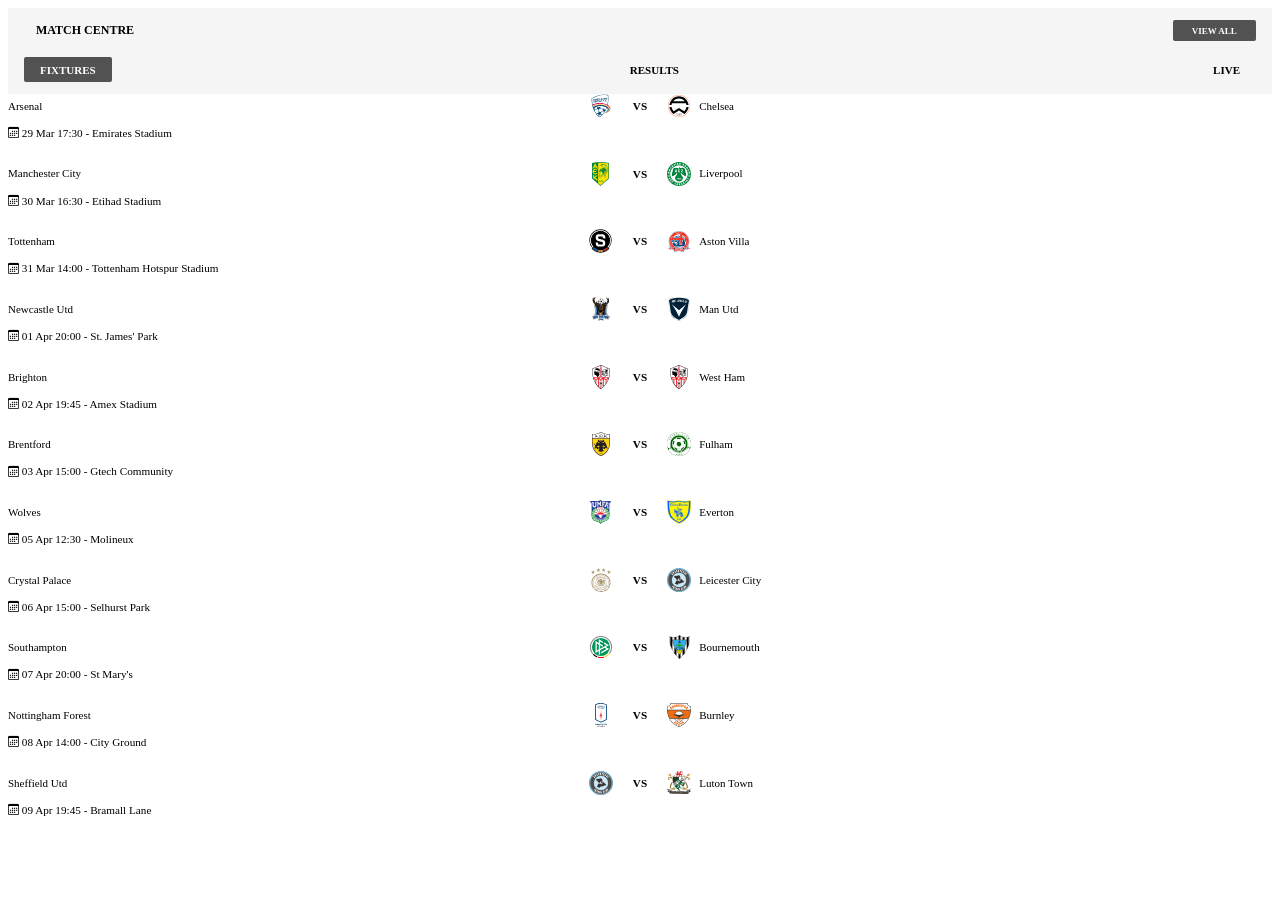
<file: text.html>
<!DOCTYPE html>
<html lang="en">
<head>
    <meta charset="UTF-8">
    <meta name="viewport" content="width=device-width, initial-scale=1.0">
    <title>Match Centre – Fixed Logo Alignment</title>
    <link rel="stylesheet" href="https://cdn.jsdelivr.net/npm/bootstrap-icons@1.11.3/font/bootstrap-icons.min.css">
    <style>
        /* ====== Your original CSS (with only the necessary changes below) ====== */
        /* right column (scrollable inverted) – scrollbar hidden */
        .scrollable-card.inverted-right {
          background-color: var(--off-white) !important;
          color: var(--pure-black) !important;
          border: 1px solid var(--off-white) !important;
          scrollbar-width: none;
          -ms-overflow-style: none;
          overflow-y: auto;
          overflow-x: hidden;
          position: relative;
          width: 100%;
          box-sizing: border-box;
        }
        .scrollable-card.inverted-right::-webkit-scrollbar {
          display: none;
        }
        .scrollable-card.inverted-right .matchcentre-header {
          display: flex;
          justify-content: space-between;
          align-items: center;
          margin-bottom: 1rem;
        }
        .scrollable-card.inverted-right .matchcentre-header h5 {
          font-family: var(--font-mont);
          font-weight: 700;
          font-size: 12px;
          margin: 0;
          border-left: 4px solid var(--pure-black);
          padding-left: 0.75rem;
          text-transform: uppercase;
        }
        .scrollable-card.inverted-right .btn-view-all {
          background: #525252 !important;
          color: white !important;
          border: none;
          border-radius: 2px !important;
          padding: 0.35rem 1.2rem;
          font-size: 9px;
          font-weight: 400;
          text-decoration: none;
          font-family: var(--font-mont);
          text-transform: uppercase;
        }
        .matchcentre-topbar {
          position: sticky;
          top: 0;
          background: var(--off-white) !important;
          background-color: #f5f5f5 !important;
          z-index: 1060 !important;
          width: 100%;
          padding: 0.75rem 1rem;
          margin: 0;
          isolation: isolate;
          background-clip: border-box;
          box-sizing: border-box;
        }

        /* Header styling */
        .matchcentre-header {
          display: flex;
          justify-content: space-between;
          align-items: center;
          margin-bottom: 1rem;
          gap: 3rem;
          border: none;
        }

        /* Tabs styling */
        .matchcentre-tabs {
          display: flex;
          gap: 2.3rem;
          border: none;
          justify-content: space-between;
        }

        .matchcentre-tab {
          font-size: 11px;
          font-weight: 700;
          text-transform: uppercase;
          padding: 0.4rem 1rem;
          border-radius: 2px !important;
          background: transparent;
          color: var(--pure-black);
          cursor: pointer;
          border: none;
          font-family: var(--font-mont);
        }
        .matchcentre-tab:hover {
          background-color: #525252;
          color: #ffffff;
        }
        .matchcentre-tab a {
          text-decoration: none;
          color: inherit;
        }
        .matchcentre-tab.active {
          background: #525252 !important;
          color: white !important;
        }

        /* Results / Live group styling */
        .results-group {
          margin-bottom: 1.75rem;
        }
        .results-group h6 {
          font-size: 0.85rem;
          font-weight: 700;
          text-transform: uppercase;
          letter-spacing: 0.5px;
          border-left: 3px solid var(--pure-black);
          padding-left: 0.5rem;
          margin-bottom: 0.75rem;
          color: var(--charcoal);
        }
        .results-match {
          margin-bottom: 1rem;
          padding-bottom: 0.5rem;
          border-bottom: 1px solid var(--light-gray);
        }
        .results-match .match-teams {
          margin-bottom: 0.25rem;
        }
        .results-match .match-info {
          font-size: 0.7rem;
          color: var(--dark-gray);
          padding-left: 0;
          text-align: left;
          margin-top: 0.5rem;
        }
        .results-match .vs-badge {
          font-weight: 700;
          background: transparent;
          color: var(--dark-gray);
        }
        .live-badge-sm {
          background: var(--dark-gray);
          color: var(--pure-white);
          font-size: 0.6rem;
          padding: 0.1rem 0.4rem;
          border-radius: 4px;
          margin-right: 0.5rem;
          display: inline-block;
        }
        /* end of Results/ Live group styling */

        /* Team name – allow wrapping */
        .team-name {
          font-size: 11px;
          font-family: var(--font-mont);
          font-weight: 400;
          color: var(--pure-black);
          white-space: normal;
          word-break: break-word;
          line-height: 1.3;
          width: auto;
          max-width: none;
          overflow: visible;
          text-overflow: clip;
        }
        .match-item {
          margin-bottom: 1.25rem;
        }

        /* ===== UPDATED CSS: fixed logo position regardless of name length ===== */
        .match-teams {
          display: grid;
          grid-template-columns: 1fr auto 1fr;
          align-items: center;
          gap: 0.5rem;
        }

        /* Left block: name on left, logo on right (fixed 24px width) */
        .team-block.left {
          display: grid;
          grid-template-columns: 1fr auto;
          gap: 0.5rem;
          align-items: center;
          justify-content: flex-start;
          min-width: 0;
        }
        /* Right block: logo on left (fixed 24px width), name on right */
        .team-block.right {
          display: grid;
          grid-template-columns: auto 1fr;
          gap: 0.5rem;
          align-items: center;
          justify-content: flex-end;
          min-width: 0;
        }

        .team-logo {
          width: 24px;
          height: 24px;
          border-radius: 0;
          overflow: hidden;
          flex-shrink: 0;
          background-color: transparent;
          display: flex;
          align-items: center;
          justify-content: center;
        }
        .team-logo img {
          width: 100%;
          height: 100%;
          object-fit: contain;
          display: block;
        }
        .vs-badge {
          font-size: 0.7rem;
          font-weight: 700;
          color: var(--dark-gray);
          text-transform: uppercase;
          margin: 0;
          padding: 0 0.75rem;
          flex-shrink: 0;
          text-align: center;
        }
        .match-info {
          font-size: 0.7rem;
          color: var(--dark-gray);
          margin-top: 0.5rem;
          padding-left: 0;
          line-height: 1.4;
          text-align: left;
        }
    </style>
</head>
<body>
    <div class="right-col-flex">
        <div class="scrollable-card inverted-right">
            <div class="matchcentre-topbar">
                <div class="matchcentre-header">
                    <h5>MATCH CENTRE</h5>
                    <a href="./pages/fixtures.html" class="btn-view-all"><strong>VIEW ALL</strong></a>
                </div>
                <div class="matchcentre-tabs">
                    <span class="matchcentre-tab active" data-tab="fixtures">FIXTURES</span>
                    <span class="matchcentre-tab" data-tab="results">RESULTS</span>
                    <span class="matchcentre-tab" data-tab="live">LIVE</span>
                </div>
            </div>

            <div class="match-date-group">
                <!-- All your original match items remain unchanged -->
                <div class="match-item">
                    <div class="match-teams">
                        <div class="team-block left">
                            <span class="team-name">Arsenal</span>
                            <span class="team-logo"><img src="./football-logos/australia_adelaide-united.football-logos.cc.svg" alt="arsenal"></span>
                        </div>
                        <span class="vs-badge">VS</span>
                        <div class="team-block right">
                            <span class="team-logo"><img src="./football-logos/austria_admira.football-logos.cc.svg" alt="chelsea"></span>
                            <span class="team-name">Chelsea</span>
                        </div>
                    </div>
                    <div class="match-info">
                        <i class="bi bi-calendar3"></i> 29 Mar 17:30 - Emirates Stadium
                    </div>
                </div>
                <div class="match-item">
                    <div class="match-teams">
                        <div class="team-block left">
                            <span class="team-name">Manchester City</span>
                            <span class="team-logo"><img src="./football-logos/cyprus_aek-larnaca.football-logos.cc.svg" alt="city"></span>
                        </div>
                        <span class="vs-badge">VS</span>
                        <div class="team-block right">
                            <span class="team-logo"><img src="./football-logos/cyprus_aez.football-logos.cc.svg" alt="liverpool"></span>
                            <span class="team-name">Liverpool</span>
                        </div>
                    </div>
                    <div class="match-info">
                        <i class="bi bi-calendar3"></i> 30 Mar 16:30 - Etihad Stadium
                    </div>
                </div>
                <div class="match-item">
                    <div class="match-teams">
                        <div class="team-block left">
                            <span class="team-name">Tottenham</span>
                            <span class="team-logo"><img src="./football-logos/czech-republic_sparta-praha.football-logos.cc.svg" alt="spurs"></span>
                        </div>
                        <span class="vs-badge">VS</span>
                        <div class="team-block right">
                            <span class="team-logo"><img src="./football-logos/england_afc-fylde.football-logos.cc.svg" alt="villa"></span>
                            <span class="team-name">Aston Villa</span>
                        </div>
                    </div>
                    <div class="match-info">
                        <i class="bi bi-calendar3"></i> 31 Mar 14:00 - Tottenham Hotspur Stadium
                    </div>
                </div>
                <div class="match-item">
                    <div class="match-teams">
                        <div class="team-block left">
                            <span class="team-name">Newcastle Utd</span>
                            <span class="team-logo"><img src="./football-logos/england_afc-totton.football-logos.cc.svg" alt="newcastle"></span>
                        </div>
                        <span class="vs-badge">VS</span>
                        <div class="team-block right">
                            <span class="team-logo"><img src="./football-logos/finland_oulu.football-logos.cc.svg" alt="manutd"></span>
                            <span class="team-name">Man Utd</span>
                        </div>
                    </div>
                    <div class="match-info">
                        <i class="bi bi-calendar3"></i> 01 Apr 20:00 - St. James' Park
                    </div>
                </div>
                <div class="match-item">
                    <div class="match-teams">
                        <div class="team-block left">
                            <span class="team-name">Brighton</span>
                            <span class="team-logo"><img src="./football-logos/france_ajaccio.football-logos.cc.svg" alt="brighton"></span>
                        </div>
                        <span class="vs-badge">VS</span>
                        <div class="team-block right">
                            <span class="team-logo"><img src="./football-logos/france_ajaccio.football-logos.cc.svg" alt="westham"></span>
                            <span class="team-name">West Ham</span>
                        </div>
                    </div>
                    <div class="match-info">
                        <i class="bi bi-calendar3"></i> 02 Apr 19:45 - Amex Stadium
                    </div>
                </div>
                <div class="match-item">
                    <div class="match-teams">
                        <div class="team-block left">
                            <span class="team-name">Brentford</span>
                            <span class="team-logo"><img src="./football-logos/greece_aek-athens.football-logos.cc.svg" alt="brentford"></span>
                        </div>
                        <span class="vs-badge">VS</span>
                        <div class="team-block right">
                            <span class="team-logo"><img src="./football-logos/hungary_ajka-fc.football-logos.cc.svg" alt="fulham"></span>
                            <span class="team-name">Fulham</span>
                        </div>
                    </div>
                    <div class="match-info">
                        <i class="bi bi-calendar3"></i> 03 Apr 15:00 - Gtech Community
                    </div>
                </div>
                <div class="match-item">
                    <div class="match-teams">
                        <div class="team-block left">
                            <span class="team-name">Wolves</span>
                            <span class="team-logo"><img src="./football-logos/iceland_afturelding.football-logos.cc.svg" alt="wolves"></span>
                        </div>
                        <span class="vs-badge">VS</span>
                        <div class="team-block right">
                            <span class="team-logo"><img src="./football-logos/italy_chievo.football-logos.cc.svg" alt="everton"></span>
                            <span class="team-name">Everton</span>
                        </div>
                    </div>
                    <div class="match-info">
                        <i class="bi bi-calendar3"></i> 05 Apr 12:30 - Molineux
                    </div>
                </div>
                <div class="match-item">
                    <div class="match-teams">
                        <div class="team-block left">
                            <span class="team-name">Crystal Palace</span>
                            <span class="team-logo"><img src="./football-logos/germany_germany-national-team.football-logos.cc.svg" alt="palace"></span>
                        </div>
                        <span class="vs-badge">VS</span>
                        <div class="team-block right">
                            <span class="team-logo"><img src="./football-logos/venezuela_academia-anzoategui.football-logos.cc.svg" alt="leicester"></span>
                            <span class="team-name">Leicester City</span>
                        </div>
                    </div>
                    <div class="match-info">
                        <i class="bi bi-calendar3"></i> 06 Apr 15:00 - Selhurst Park
                    </div>
                </div>
                <div class="match-item">
                    <div class="match-teams">
                        <div class="team-block left">
                            <span class="team-name">Southampton</span>
                            <span class="team-logo"><img src="./football-logos/germany_dfb-german-football-association.football-logos.cc.svg" alt="southampton"></span>
                        </div>
                        <span class="vs-badge">VS</span>
                        <div class="team-block right">
                            <span class="team-logo"><img src="./football-logos/portugal_ac-marinhense.football-logos.cc.svg" alt="bournemouth"></span>
                            <span class="team-name">Bournemouth</span>
                        </div>
                    </div>
                    <div class="match-info">
                        <i class="bi bi-calendar3"></i> 07 Apr 20:00 - St Mary's
                    </div>
                </div>
                <div class="match-item">
                    <div class="match-teams">
                        <div class="team-block left">
                            <span class="team-name">Nottingham Forest</span>
                            <span class="team-logo"><img src="./football-logos/saudi-arabia_abha.football-logos.cc.svg" alt="forest"></span>
                        </div>
                        <span class="vs-badge">VS</span>
                        <div class="team-block right">
                            <span class="team-logo"><img src="./football-logos/turkey_adanaspor.football-logos.cc.svg" alt="burnley"></span>
                            <span class="team-name">Burnley</span>
                        </div>
                    </div>
                    <div class="match-info">
                        <i class="bi bi-calendar3"></i> 08 Apr 14:00 - City Ground
                    </div>
                </div>
                <div class="match-item">
                    <div class="match-teams">
                        <div class="team-block left">
                            <span class="team-name">Sheffield Utd</span>
                            <span class="team-logo"><img src="./football-logos/venezuela_academia-anzoategui.football-logos.cc.svg" alt="sheffield"></span>
                        </div>
                        <span class="vs-badge">VS</span>
                        <div class="team-block right">
                            <span class="team-logo"><img src="./football-logos/wales_aberystwyth-town.football-logos.cc.svg" alt="luton"></span>
                            <span class="team-name">Luton Town</span>
                        </div>
                    </div>
                    <div class="match-info">
                        <i class="bi bi-calendar3"></i> 09 Apr 19:45 - Bramall Lane
                    </div>
                </div>
            </div>
        </div>
    </div>
</body>
</html>
</file>
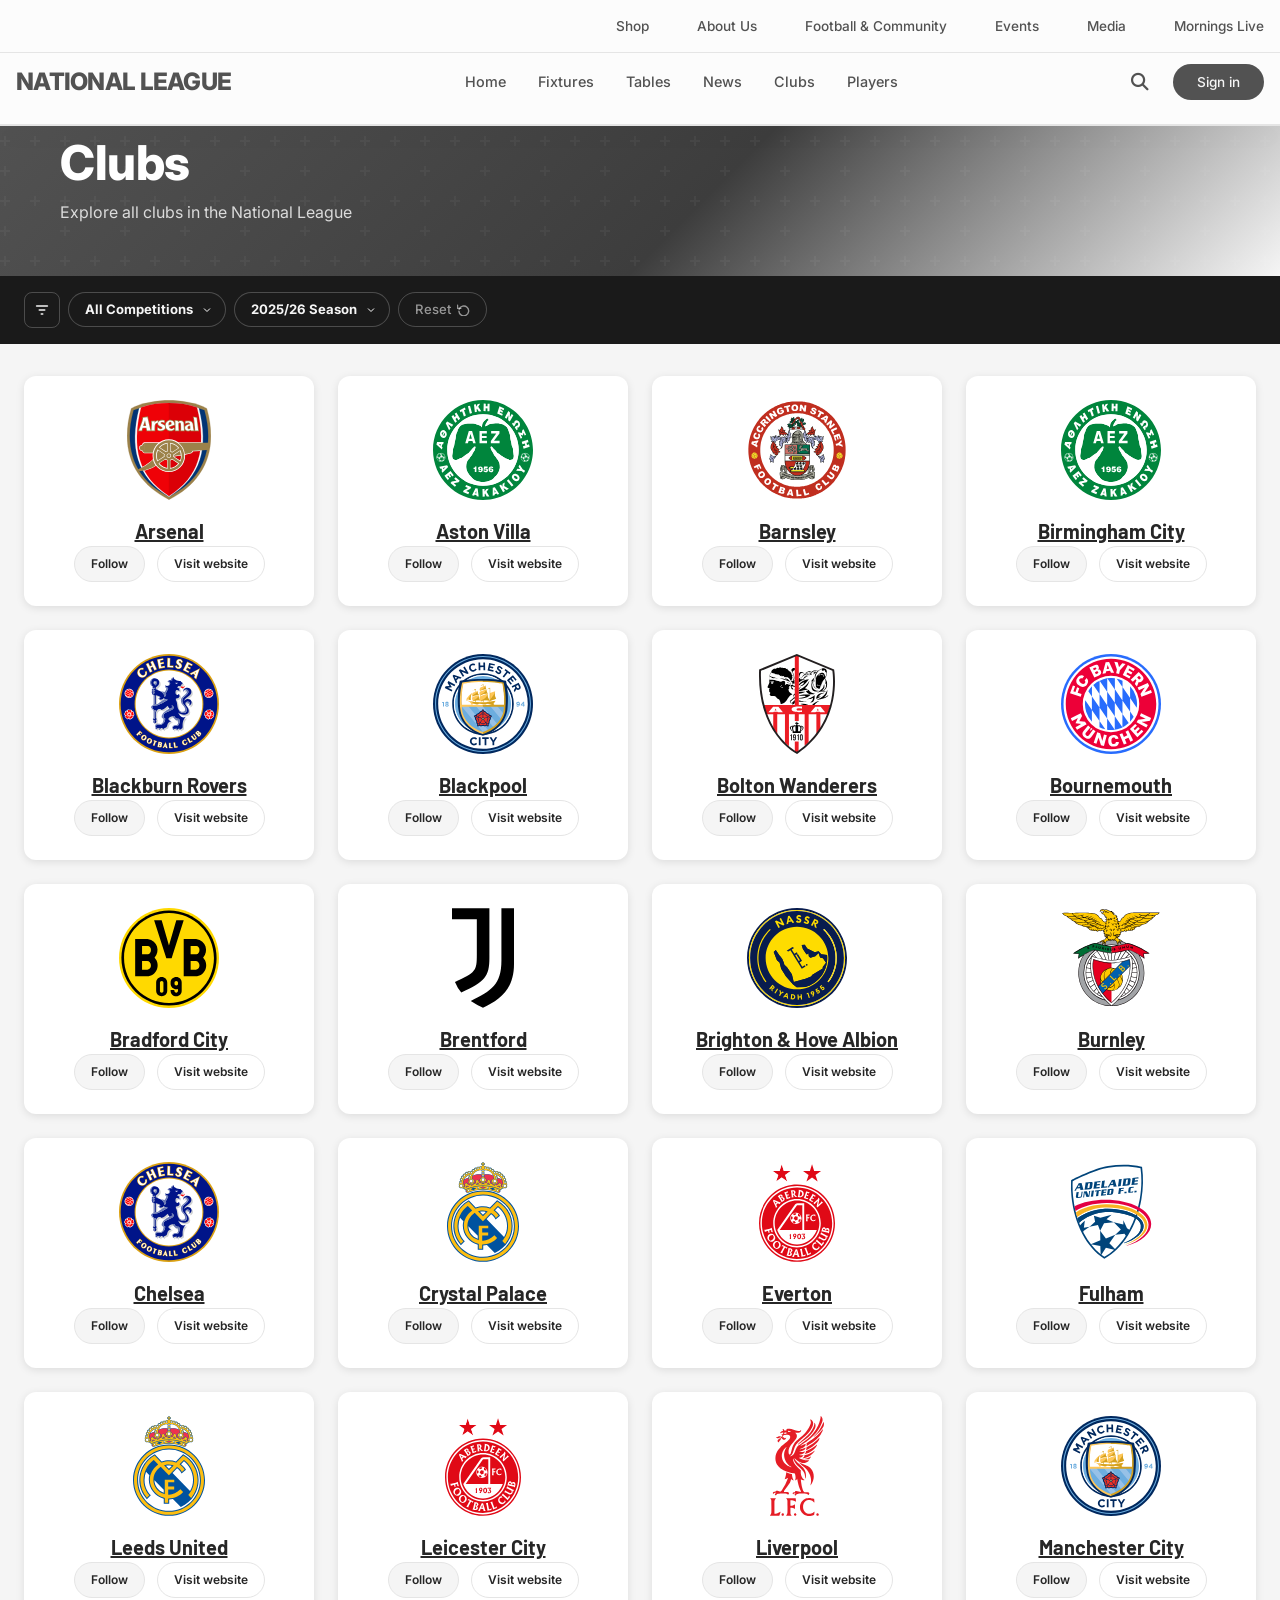
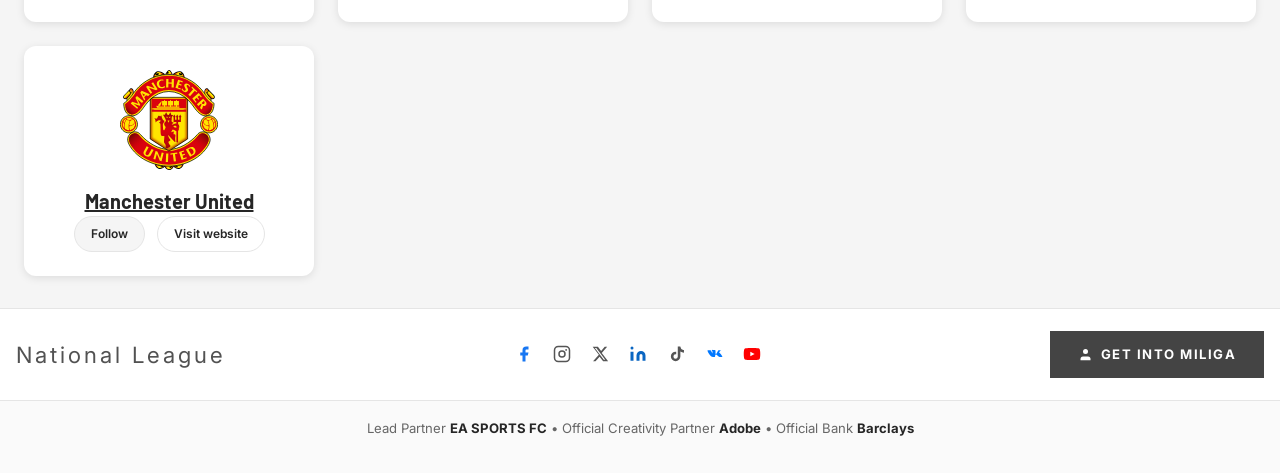
<file: pages/clubs.html>
<!doctype html>
<html lang="en">
  <head>
    <meta charset="UTF-8" />
    <meta
      name="viewport"
      content="width=device-width, initial-scale=1.0, viewport-fit=cover"
    />
    <title>Clubs | National League</title>

    <!-- Fonts + Icons -->
    <link rel="preconnect" href="https://fonts.googleapis.com" />
    <link rel="preconnect" href="https://fonts.gstatic.com" crossorigin />
    <link
      href="https://fonts.googleapis.com/css2?family=Inter:ital,opsz,wght@0,14..32,100..900;1,14..32,100..900&family=Montserrat:wght@400;700;800&family=Bebas+Neue&family=Barlow:wght@400;600;700&family=Barlow+Condensed:wght@600;700;800&display=swap"
      rel="stylesheet"
    />
    <link
      rel="stylesheet"
      href="https://cdnjs.cloudflare.com/ajax/libs/font-awesome/6.5.0/css/all.min.css"
    />
    <link
      href="https://cdn.jsdelivr.net/npm/bootstrap@5.3.2/dist/css/bootstrap.min.css"
      rel="stylesheet"
    />
    <link
      rel="stylesheet"
      href="https://cdn.jsdelivr.net/npm/bootstrap-icons@1.11.3/font/bootstrap-icons.min.css"
    />

    <link rel="stylesheet" href="../assets/css/style.css" />
    <link rel="stylesheet" href="../assets/css/clubs.css" />
    <script src="../assets/js/main.js" defer></script>
  </head>

  <body>
    <div class="top-bar">
      <div class="top-bar-content">
        <a href="#">Shop</a><a href="#">About Us</a
        ><a href="#">Football & Community</a><a href="#">Events</a
        ><a href="#">Media</a><a href="#">Mornings Live</a>
      </div>
    </div>
    <header class="main-header">
      <div class="header-content">
        <a href="../index.html" class="logo">NATIONAL LEAGUE</a>
        <div class="nav-links-wrapper">
          <a href="../index.html">Home</a><a href="fixtures.html">Fixtures</a
          ><a href="tables.html">Tables</a><a href="news-logs.html">News</a
          ><a href="clubs.html">Clubs</a><a href="players.html">Players</a>
        </div>
        <div class="search-signin">
          <i class="fas fa-search"></i
          ><a href="#" class="signin-btn">Sign in</a>
        </div>
        <button class="burger-menu" id="burgerBtn" aria-label="Menu">
          <i class="fas fa-bars"></i>
        </button>
      </div>
      <div class="mobile-nav" id="mobileNav">
        <div class="mobile-nav-links">
          <a href="#">Shop</a><a href="#">About Us</a
          ><a href="#">Football & Community</a><a href="#">Events</a
          ><a href="#">Media</a><a href="#">Mornings Live</a
          ><a href="../index.html">Home</a><a href="fixtures.html">Fixtures</a
          ><a href="tables.html">Tables</a><a href="news-logs.html">News</a
          ><a href="clubs.html">Clubs</a><a href="players.html">Players</a>
        </div>
      </div>
    </header>

    <div class="page-header">
      <h1>Clubs</h1>
      <p class="page-subtitle">Explore all clubs in the National League</p>
    </div>

    <!-- FILTER BAR -->
    <div class="filters-bar">
      <button class="filter-icon-btn" aria-label="Filter options">
        <svg
          width="16"
          height="16"
          viewBox="0 0 24 24"
          fill="none"
          stroke="currentColor"
          stroke-width="2.5"
          stroke-linecap="round"
          stroke-linejoin="round"
        >
          <line x1="4" y1="6" x2="20" y2="6" />
          <line x1="8" y1="12" x2="16" y2="12" />
          <line x1="11" y1="18" x2="13" y2="18" />
        </svg>
      </button>
      <select id="compFilter" class="filter-btn">
        <option value="all">All Competitions</option>
        <option value="premier">Premier League</option>
        <option value="la-liga">La Liga</option>
        <option value="serie-a">Serie A</option>
        <option value="bundesliga">Bundesliga</option>
      </select>
      <select id="seasonSelect" class="filter-btn">
        <option value="2025/26">2025/26 Season</option>
        <option value="2024/25">2024/25 Season</option>
      </select>
      <button id="resetBtn" class="reset-btn">
        Reset
        <svg
          width="13"
          height="13"
          viewBox="0 0 24 24"
          fill="none"
          stroke="currentColor"
          stroke-width="2.5"
          stroke-linecap="round"
          stroke-linejoin="round"
        >
          <polyline points="1 4 1 10 7 10" />
          <path d="M3.51 15a9 9 0 1 0 .49-3.36" />
        </svg>
      </button>
    </div>

    <!-- CLUBS GRID -->
    <div class="clubs-grid">
      <!-- Existing clubs (first 12) -->
      <div class="club-card" data-club="Arsenal" data-logo="../assets/logos/england_arsenal.football-logos.cc.svg">
        <a href="club-details.html?club=Arsenal" class="club-logo-link">
          <div class="club-logo">
            <img
              src="../assets/logos/england_arsenal.football-logos.cc.svg"
              alt="Arsenal"
            />
          </div>
        </a>
        <a href="club-details.html?club=Arsenal" class="club-name">Arsenal</a>
        <div class="club-actions">
          <button class="follow-btn">Follow</button>
          <a href="https://www.arsenal.com" class="visit-btn" target="_blank">Visit website</a>
        </div>
      </div>

      <div class="club-card" data-club="Aston Villa" data-logo="../assets/logos/cyprus_aez.football-logos.cc.svg">
        <a href="club-details.html?club=Aston%20Villa" class="club-logo-link">
          <div class="club-logo">
            <img
              src="../assets/logos/cyprus_aez.football-logos.cc.svg"
              alt="Aston Villa"
            />
          </div>
        </a>
        <a href="club-details.html?club=Aston%20Villa" class="club-name">Aston Villa</a>
        <div class="club-actions">
          <button class="follow-btn">Follow</button>
          <a href="https://www.avfc.co.uk" class="visit-btn" target="_blank">Visit website</a>
        </div>
      </div>

      <div class="club-card" data-club="Barnsley" data-logo="../assets/logos/england_accrington.football-logos.cc.svg">
        <a href="club-details.html?club=Barnsley" class="club-logo-link">
          <div class="club-logo">
            <img
              src="../assets/logos/england_accrington.football-logos.cc.svg"
              alt="Barnsley"
            />
          </div>
        </a>
        <a href="club-details.html?club=Barnsley" class="club-name">Barnsley</a>
        <div class="club-actions">
          <button class="follow-btn">Follow</button>
          <a href="https://www.barnsleyfc.co.uk" class="visit-btn" target="_blank">Visit website</a>
        </div>
      </div>

      <div class="club-card" data-club="Birmingham City" data-logo="../assets/logos/cyprus_aez.football-logos.cc.svg">
        <a href="club-details.html?club=Birmingham%20City" class="club-logo-link">
          <div class="club-logo">
            <img
              src="../assets/logos/cyprus_aez.football-logos.cc.svg"
              alt="Birmingham City"
            />
          </div>
        </a>
        <a href="club-details.html?club=Birmingham%20City" class="club-name">Birmingham City</a>
        <div class="club-actions">
          <button class="follow-btn">Follow</button>
          <a href="https://www.bcfc.com" class="visit-btn" target="_blank">Visit website</a>
        </div>
      </div>

      <div class="club-card" data-club="Blackburn Rovers" data-logo="../assets/logos/england_chelsea.football-logos.cc.svg">
        <a href="club-details.html?club=Blackburn%20Rovers" class="club-logo-link">
          <div class="club-logo">
            <img
              src="../assets/logos/england_chelsea.football-logos.cc.svg"
              alt="Blackburn Rovers"
            />
          </div>
        </a>
        <a href="club-details.html?club=Blackburn%20Rovers" class="club-name">Blackburn Rovers</a>
        <div class="club-actions">
          <button class="follow-btn">Follow</button>
          <a href="https://www.rovers.co.uk" class="visit-btn" target="_blank">Visit website</a>
        </div>
      </div>

      <div class="club-card" data-club="Blackpool" data-logo="../assets/logos/england_manchester-city.football-logos.cc.svg">
        <a href="club-details.html?club=Blackpool" class="club-logo-link">
          <div class="club-logo">
            <img
              src="../assets/logos/england_manchester-city.football-logos.cc.svg"
              alt="Blackpool"
            />
          </div>
        </a>
        <a href="club-details.html?club=Blackpool" class="club-name">Blackpool</a>
        <div class="club-actions">
          <button class="follow-btn">Follow</button>
          <a href="https://www.blackpoolfc.co.uk" class="visit-btn" target="_blank">Visit website</a>
        </div>
      </div>

      <div class="club-card" data-club="Bolton Wanderers" data-logo="../assets/logos/france_ajaccio.football-logos.cc.svg">
        <a href="club-details.html?club=Bolton%20Wanderers" class="club-logo-link">
          <div class="club-logo">
            <img
              src="../assets/logos/france_ajaccio.football-logos.cc.svg"
              alt="Bolton Wanderers"
            />
          </div>
        </a>
        <a href="club-details.html?club=Bolton%20Wanderers" class="club-name">Bolton Wanderers</a>
        <div class="club-actions">
          <button class="follow-btn">Follow</button>
          <a href="https://www.bwfc.co.uk" class="visit-btn" target="_blank">Visit website</a>
        </div>
      </div>

      <div class="club-card" data-club="Bournemouth" data-logo="../assets/logos/germany_bayern-munchen.football-logos.cc.svg">
        <a href="club-details.html?club=Bournemouth" class="club-logo-link">
          <div class="club-logo">
            <img
              src="../assets/logos/germany_bayern-munchen.football-logos.cc.svg"
              alt="Bournemouth"
            />
          </div>
        </a>
        <a href="club-details.html?club=Bournemouth" class="club-name">Bournemouth</a>
        <div class="club-actions">
          <button class="follow-btn">Follow</button>
          <a href="https://www.afcb.co.uk" class="visit-btn" target="_blank">Visit website</a>
        </div>
      </div>

      <div class="club-card" data-club="Bradford City" data-logo="../assets/logos/germany_borussia-dortmund.football-logos.cc.svg">
        <a href="club-details.html?club=Bradford%20City" class="club-logo-link">
          <div class="club-logo">
            <img
              src="../assets/logos/germany_borussia-dortmund.football-logos.cc.svg"
              alt="Bradford City"
            />
          </div>
        </a>
        <a href="club-details.html?club=Bradford%20City" class="club-name">Bradford City</a>
        <div class="club-actions">
          <button class="follow-btn">Follow</button>
          <a href="https://www.bradfordcityfc.co.uk" class="visit-btn" target="_blank">Visit website</a>
        </div>
      </div>

      <div class="club-card" data-club="Brentford" data-logo="../assets/logos/italy_juventus.football-logos.cc.svg">
        <a href="club-details.html?club=Brentford" class="club-logo-link">
          <div class="club-logo">
            <img
              src="../assets/logos/italy_juventus.football-logos.cc.svg"
              alt="Brentford"
            />
          </div>
        </a>
        <a href="club-details.html?club=Brentford" class="club-name">Brentford</a>
        <div class="club-actions">
          <button class="follow-btn">Follow</button>
          <a href="https://www.brentfordfc.com" class="visit-btn" target="_blank">Visit website</a>
        </div>
      </div>

      <div class="club-card" data-club="Brighton & Hove Albion" data-logo="../assets/logos/saudi-arabia_al-nassr.football-logos.cc.svg">
        <a href="club-details.html?club=Brighton%20%26%20Hove%20Albion" class="club-logo-link">
          <div class="club-logo">
            <img
              src="../assets/logos/saudi-arabia_al-nassr.football-logos.cc.svg"
              alt="Brighton & Hove Albion"
            />
          </div>
        </a>
        <a href="club-details.html?club=Brighton%20%26%20Hove%20Albion" class="club-name">Brighton & Hove Albion</a>
        <div class="club-actions">
          <button class="follow-btn">Follow</button>
          <a href="https://www.brightonandhovealbion.com" class="visit-btn" target="_blank">Visit website</a>
        </div>
      </div>

      <div class="club-card" data-club="Burnley" data-logo="../assets/logos/portugal_benfica.football-logos.cc.svg">
        <a href="club-details.html?club=Burnley" class="club-logo-link">
          <div class="club-logo">
            <img
              src="../assets/logos/portugal_benfica.football-logos.cc.svg"
              alt="Burnley"
            />
          </div>
        </a>
        <a href="club-details.html?club=Burnley" class="club-name">Burnley</a>
        <div class="club-actions">
          <button class="follow-btn">Follow</button>
          <a href="https://www.burnleyfootballclub.com" class="visit-btn" target="_blank">Visit website</a>
        </div>
      </div>

      <!-- Additional clubs (10 more) -->
      <div class="club-card" data-club="Chelsea" data-logo="../assets/logos/england_chelsea.football-logos.cc.svg">
        <a href="club-details.html?club=Chelsea" class="club-logo-link">
          <div class="club-logo">
            <img
              src="../assets/logos/england_chelsea.football-logos.cc.svg"
              alt="Chelsea"
            />
          </div>
        </a>
        <a href="club-details.html?club=Chelsea" class="club-name">Chelsea</a>
        <div class="club-actions">
          <button class="follow-btn">Follow</button>
          <a href="https://www.chelseafc.com" class="visit-btn" target="_blank">Visit website</a>
        </div>
      </div>

      <div class="club-card" data-club="Crystal Palace" data-logo="../assets/logos/spain_real-madrid.football-logos.cc.svg">
        <a href="club-details.html?club=Crystal%20Palace" class="club-logo-link">
          <div class="club-logo">
            <img
              src="../assets/logos/spain_real-madrid.football-logos.cc.svg"
              alt="Crystal Palace"
            />
          </div>
        </a>
        <a href="club-details.html?club=Crystal%20Palace" class="club-name">Crystal Palace</a>
        <div class="club-actions">
          <button class="follow-btn">Follow</button>
          <a href="https://www.cpfc.co.uk" class="visit-btn" target="_blank">Visit website</a>
        </div>
      </div>

      <div class="club-card" data-club="Everton" data-logo="../assets/logos/scotland_aberdeen.football-logos.cc.svg">
        <a href="club-details.html?club=Everton" class="club-logo-link">
          <div class="club-logo">
            <img
              src="../assets/logos/scotland_aberdeen.football-logos.cc.svg"
              alt="Everton"
            />
          </div>
        </a>
        <a href="club-details.html?club=Everton" class="club-name">Everton</a>
        <div class="club-actions">
          <button class="follow-btn">Follow</button>
          <a href="https://www.evertonfc.com" class="visit-btn" target="_blank">Visit website</a>
        </div>
      </div>

      <div class="club-card" data-club="Fulham" data-logo="../assets/logos/australia_adelaide-united.football-logos.cc.svg">
        <a href="club-details.html?club=Fulham" class="club-logo-link">
          <div class="club-logo">
            <img
              src="../assets/logos/australia_adelaide-united.football-logos.cc.svg"
              alt="Fulham"
            />
          </div>
        </a>
        <a href="club-details.html?club=Fulham" class="club-name">Fulham</a>
        <div class="club-actions">
          <button class="follow-btn">Follow</button>
          <a href="https://www.fulhamfc.com" class="visit-btn" target="_blank">Visit website</a>
        </div>
      </div>

      <div class="club-card" data-club="Leeds United" data-logo="../assets/logos/spain_real-madrid.football-logos.cc.svg">
        <a href="club-details.html?club=Leeds%20United" class="club-logo-link">
          <div class="club-logo">
            <img
              src="../assets/logos/spain_real-madrid.football-logos.cc.svg"
              alt="Leeds United"
            />
          </div>
        </a>
        <a href="club-details.html?club=Leeds%20United" class="club-name">Leeds United</a>
        <div class="club-actions">
          <button class="follow-btn">Follow</button>
          <a href="https://www.leedsunited.com" class="visit-btn" target="_blank">Visit website</a>
        </div>
      </div>

      <div class="club-card" data-club="Leicester City" data-logo="../assets/logos/scotland_aberdeen.football-logos.cc.svg">
        <a href="club-details.html?club=Leicester%20City" class="club-logo-link">
          <div class="club-logo">
            <img
              src="../assets/logos/scotland_aberdeen.football-logos.cc.svg"
              alt="Leicester City"
            />
          </div>
        </a>
        <a href="club-details.html?club=Leicester%20City" class="club-name">Leicester City</a>
        <div class="club-actions">
          <button class="follow-btn">Follow</button>
          <a href="https://www.lcfc.com" class="visit-btn" target="_blank">Visit website</a>
        </div>
      </div>

      <div class="club-card" data-club="Liverpool" data-logo="../assets/logos/england_liverpool.football-logos.cc.svg">
        <a href="club-details.html?club=Liverpool" class="club-logo-link">
          <div class="club-logo">
            <img
              src="../assets/logos/england_liverpool.football-logos.cc.svg"
              alt="Liverpool"
            />
          </div>
        </a>
        <a href="club-details.html?club=Liverpool" class="club-name">Liverpool</a>
        <div class="club-actions">
          <button class="follow-btn">Follow</button>
          <a href="https://www.liverpoolfc.com" class="visit-btn" target="_blank">Visit website</a>
        </div>
      </div>

      <div class="club-card" data-club="Manchester City" data-logo="../assets/logos/england_manchester-city.football-logos.cc.svg">
        <a href="club-details.html?club=Manchester%20City" class="club-logo-link">
          <div class="club-logo">
            <img
              src="../assets/logos/england_manchester-city.football-logos.cc.svg"
              alt="Manchester City"
            />
          </div>
        </a>
        <a href="club-details.html?club=Manchester%20City" class="club-name">Manchester City</a>
        <div class="club-actions">
          <button class="follow-btn">Follow</button>
          <a href="https://www.mancity.com" class="visit-btn" target="_blank">Visit website</a>
        </div>
      </div>

      <div class="club-card" data-club="Manchester United" data-logo="../assets/logos/england_manchester-united.football-logos.cc.svg">
        <a href="club-details.html?club=Manchester%20United" class="club-logo-link">
          <div class="club-logo">
            <img
              src="../assets/logos/england_manchester-united.football-logos.cc.svg"
              alt="Manchester United"
            />
          </div>
        </a>
        <a href="club-details.html?club=Manchester%20United" class="club-name">Manchester United</a>
        <div class="club-actions">
          <button class="follow-btn">Follow</button>
          <a href="https://www.manutd.com" class="visit-btn" target="_blank">Visit website</a>
        </div>
      </div>
    </div>
    <!-- FOOTER BAR -->
    <div class="footer-bar-wrap">
      <div class="footer-bar">
        <a href="../index.html" class="footer-brand">National League</a>
        <div class="social-links">
          <a href="#" class="fb" aria-label="Facebook">
            <svg viewBox="0 0 24 24">
              <path
                d="M18 2h-3a5 5 0 0 0-5 5v3H7v4h3v8h4v-8h3l1-4h-4V7a1 1 0 0 1 1-1h3z"
              />
            </svg>
          </a>
          <a href="#" aria-label="Instagram">
            <svg viewBox="0 0 24 24">
              <rect
                x="2"
                y="2"
                width="20"
                height="20"
                rx="5"
                ry="5"
                stroke="currentColor"
                stroke-width="2"
                fill="none"
              />
              <circle
                cx="12"
                cy="12"
                r="4"
                stroke="currentColor"
                stroke-width="2"
                fill="none"
              />
              <circle cx="17.5" cy="6.5" r="1.2" fill="currentColor" />
            </svg>
          </a>
          <a href="#" aria-label="X">
            <svg viewBox="0 0 24 24">
              <path
                d="M18.244 2.25h3.308l-7.227 8.26 8.502 11.24H16.17l-4.714-6.231-5.401 6.231H2.744l7.733-8.835L2.25 2.25h6.984l4.259 5.631zm-1.161 17.52h1.833L7.084 4.126H5.117z"
              />
            </svg>
          </a>
          <a href="#" class="li" aria-label="LinkedIn">
            <svg viewBox="0 0 24 24">
              <path
                d="M16 8a6 6 0 0 1 6 6v7h-4v-7a2 2 0 0 0-2-2 2 2 0 0 0-2 2v7h-4v-7a6 6 0 0 1 6-6z"
              />
              <rect x="2" y="9" width="4" height="12" />
              <circle cx="4" cy="4" r="2" />
            </svg>
          </a>
          <a href="#" aria-label="TikTok">
            <svg viewBox="0 0 24 24">
              <path
                d="M21.59 6.69a4.83 4.83 0 0 1-3.77-4.25V2h-3.45v13.67a2.89 2.89 0 0 1-2.88 2.5 2.89 2.89 0 0 1-2.89-2.89 2.89 2.89 0 0 1 2.89-2.89c.28 0 .54.04.79.1V9.01a6.32 6.32 0 0 0-.79-.05 6.34 6.34 0 0 0-6.34 6.34 6.34 6.34 0 0 0 6.34 6.34 6.34 6.34 0 0 0 6.33-6.34V8.69a8.18 8.18 0 0 0 4.79 1.52V6.76a4.85 4.85 0 0 1-1.02-.07z"
              />
            </svg>
          </a>
          <a href="#" class="vk" aria-label="VK">
            <svg viewBox="0 0 24 24">
              <path
                d="M21.547 7h-3.29a.743.743 0 0 0-.655.392s-1.312 2.416-1.734 3.23C14.734 12.813 14 12.126 14 11.11V7.603A1.104 1.104 0 0 0 12.896 6.5h-2.474a1.982 1.982 0 0 0-1.75.813s1.255-.204 1.255 1.49c0 .42.022 1.626.04 2.64C9.97 11.454 8.77 9.24 7.84 7.392A.742.742 0 0 0 7.18 7H3.8a.55.55 0 0 0-.55.64s1.914 4.48 4.08 6.716c1.811 1.869 4.16 1.644 4.16 1.644h1.328a.638.638 0 0 0 .64-.623v-.534s-.022-1.94 1.022-2.227c1.017-.283 2.316 1.879 3.696 2.706A2.35 2.35 0 0 0 19.526 16h2.957a.55.55 0 0 0 .55-.685s-.77-2.065-3.43-4.504c-.814-.745-.948-.99.046-2.01C20.535 7.655 22.072 6 21.547 7z"
              />
            </svg>
          </a>
          <a href="#" class="yt" aria-label="YouTube">
            <svg viewBox="0 0 24 24">
              <path
                d="M22.54 6.42a2.78 2.78 0 0 0-1.95-1.96C18.88 4 12 4 12 4s-6.88 0-8.59.46A2.78 2.78 0 0 0 1.46 6.42 29 29 0 0 0 1 12a29 29 0 0 0 .46 5.58 2.78 2.78 0 0 0 1.95 1.96C5.12 20 12 20 12 20s6.88 0 8.59-.46a2.78 2.78 0 0 0 1.95-1.96A29 29 0 0 0 23 12a29 29 0 0 0-.46-5.58z"
              />
              <polygon
                points="9.75 15.02 15.5 12 9.75 8.98 9.75 15.02"
                fill="#fff"
              />
            </svg>
          </a>
        </div>
        <a href="#" class="btn-get-into">
          <svg viewBox="0 0 24 24">
            <path d="M20 21v-2a4 4 0 0 0-4-4H8a4 4 0 0 0-4 4v2" />
            <circle cx="12" cy="7" r="4" />
          </svg>
          Get Into Miliga
        </a>
      </div>
    </div>

    <!-- BOTTOM STRIP -->
    <div class="bottom-strip">
      <p>
        Lead Partner <strong>EA SPORTS FC</strong> &bull; Official Creativity
        Partner <strong>Adobe</strong> &bull; Official Bank
        <strong>Barclays</strong>
      </p>
    </div>
    <script src="https://cdn.jsdelivr.net/npm/bootstrap@5.3.2/dist/js/bootstrap.bundle.min.js" defer></script>
  </body>
</html>
</file>
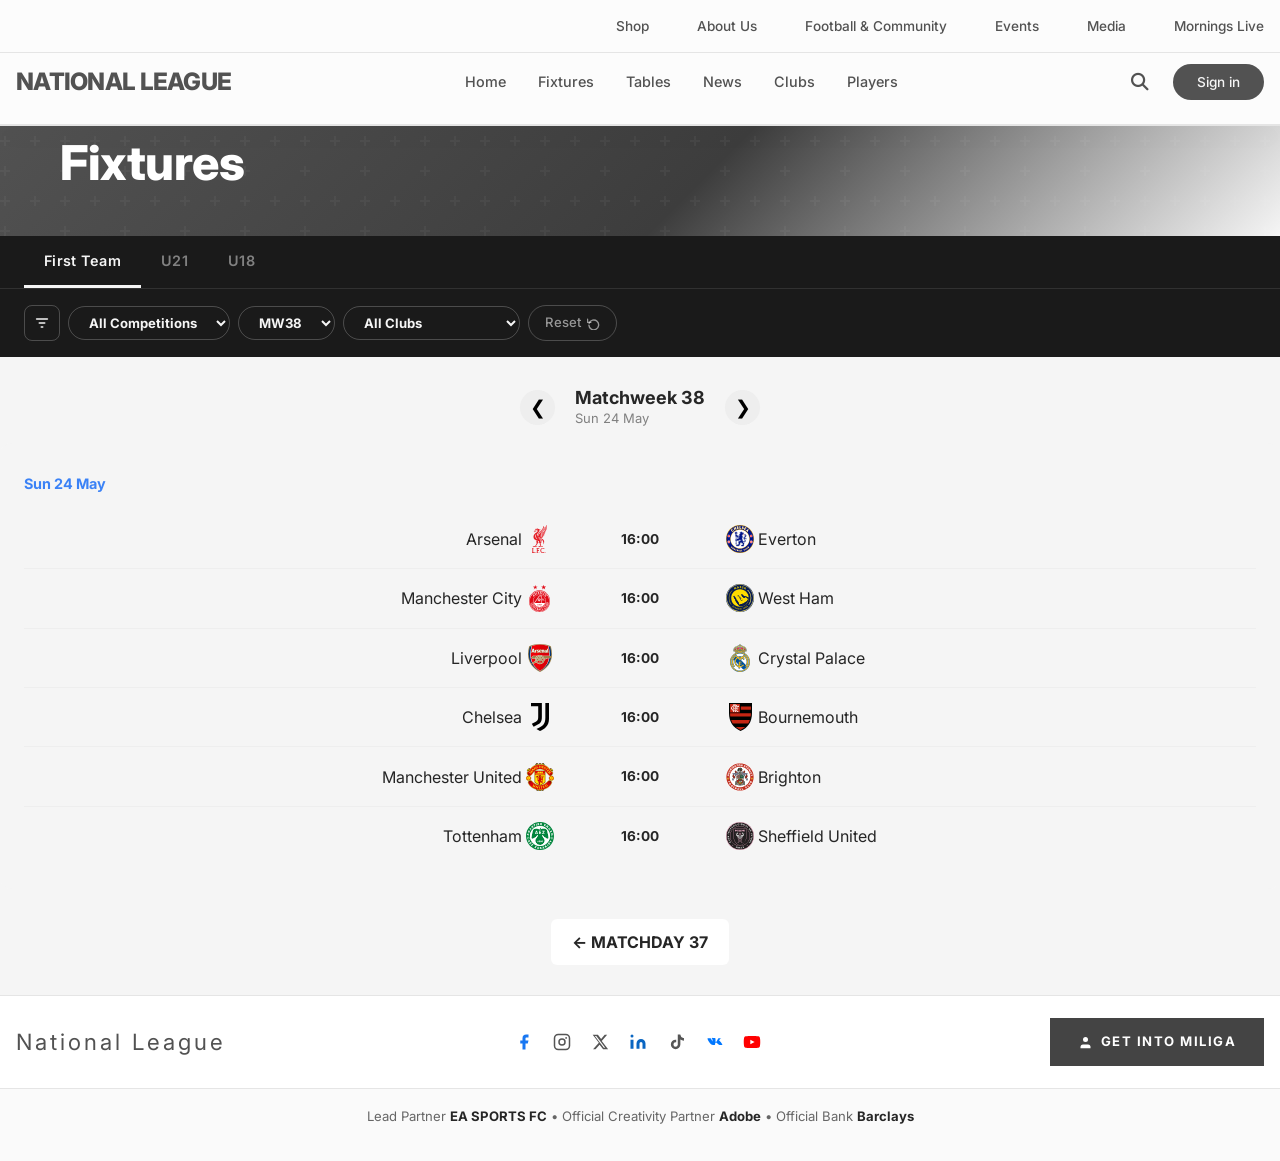
<file: pages/fixtures.html>
<!doctype html>
<html lang="en">
  <head>
    <meta charset="UTF-8" />
    <meta
      name="viewport"
      content="width=device-width, initial-scale=1.0, viewport-fit=cover"
    />
    <title>Fixtures | National League</title>

    <!-- Fonts + Icons -->
    <link rel="preconnect" href="https://fonts.googleapis.com" />
    <link rel="preconnect" href="https://fonts.gstatic.com" crossorigin />
    <link
      href="https://fonts.googleapis.com/css2?family=Inter:ital,opsz,wght@0,14..32,100..900;1,14..32,100..900&family=Montserrat:wght@400;700;800&family=Bebas+Neue&family=Barlow:wght@400;600;700&family=Barlow+Condensed:wght@600;700;800&display=swap"
      rel="stylesheet"
    />
    <link
      rel="stylesheet"
      href="https://cdnjs.cloudflare.com/ajax/libs/font-awesome/6.5.0/css/all.min.css"
    />
    <link
      href="https://cdn.jsdelivr.net/npm/bootstrap@5.3.2/dist/css/bootstrap.min.css"
      rel="stylesheet"
    />
    <link
      rel="stylesheet"
      href="https://cdn.jsdelivr.net/npm/bootstrap-icons@1.11.3/font/bootstrap-icons.min.css"
    />

    <link rel="stylesheet" href="../assets/css/style.css" />
    <link rel="stylesheet" href="../assets/css/fixtures.css">
    <script src="../assets/js/main.js" defer></script>
  </head>

  <body>
    <div class="top-bar">
      <div class="top-bar-content">
        <a href="#">Shop</a><a href="#">About Us</a
        ><a href="#">Football & Community</a><a href="#">Events</a
        ><a href="#">Media</a><a href="#">Mornings Live</a>
      </div>
    </div>
    <header class="main-header">
      <div class="header-content">
        <a href="../index.html" class="logo">NATIONAL LEAGUE</a>
        <div class="nav-links-wrapper">
          <a href="../index.html">Home</a><a href="fixtures.html">Fixtures</a
          ><a href="tables.html">Tables</a><a href="news-logs.html">News</a
          ><a href="clubs.html">Clubs</a><a href="players.html">Players</a>
        </div>
        <div class="search-signin">
          <i class="fas fa-search"></i
          ><a href="#" class="signin-btn">Sign in</a>
        </div>
        <button class="burger-menu" id="burgerBtn" aria-label="Menu">
          <i class="fas fa-bars"></i>
        </button>
      </div>
      <div class="mobile-nav" id="mobileNav">
        <div class="mobile-nav-links">
          <a href="#">Shop</a><a href="#">About Us</a
          ><a href="#">Football & Community</a><a href="#">Events</a
          ><a href="#">Media</a><a href="#">Mornings Live</a
          ><a href="../index.html">Home</a><a href="fixtures.html">Fixtures</a
          ><a href="tables.html">Tables</a><a href="news-logs.html">News</a
          ><a href="clubs.html">Clubs</a><a href="players.html">Players</a>
        </div>
      </div>
    </header>


      <!-- HEADER -->
      <div class="header-banner">
        <h1>Fixtures</h1>
      </div>

      <!-- TABS -->
      <div class="tabs-bar">
        <div class="tab active">First Team</div>
        <div class="tab">U21</div>
        <div class="tab">U18</div>
      </div>

      <!-- FILTERS -->
      <div class="filters-bar">
        <button class="filter-icon-btn" aria-label="Filter options">
          <svg
            width="16"
            height="16"
            viewBox="0 0 24 24"
            fill="none"
            stroke="currentColor"
            stroke-width="2.5"
            stroke-linecap="round"
            stroke-linejoin="round"
          >
            <line x1="4" y1="6" x2="20" y2="6" />
            <line x1="8" y1="12" x2="16" y2="12" />
            <line x1="11" y1="18" x2="13" y2="18" />
          </svg>
        </button>
        <select id="compFilter" class="filter-btn">
          <option value="all">All Competitions</option>
          <option value="Premier League">Premier League</option>
          <option value="La Liga">La Liga</option>
          <option value="Serie A">Serie A</option>
          <option value="Bundesliga">Bundesliga</option>
        </select>
        <select id="mwDropdown" class="filter-btn">
          <option value="36">MW36</option>
          <option value="37">MW37</option>
          <option value="38" selected>MW38</option>
        </select>
        <select id="clubFilter" class="filter-btn">
          <option value="all">All Clubs</option>
        </select>
        <button id="resetBtn" class="reset-btn">
          Reset
          <svg
            width="13"
            height="13"
            viewBox="0 0 24 24"
            fill="none"
            stroke="currentColor"
            stroke-width="2.5"
            stroke-linecap="round"
            stroke-linejoin="round"
          >
            <polyline points="1 4 1 10 7 10" />
            <path d="M3.51 15a9 9 0 1 0 .49-3.36" />
          </svg>
        </button>
      </div>
      <!-- MATCH HEADER (centered with arrows) -->
      <div class="match-header">
        <button class="arrow" id="prevWeekArrow">❮</button>
        <div class="match-info">
          <h3 id="matchweekTitle">Matchweek 38</h3>
          <p id="matchDateText">Sun 24 May</p>
        </div>
        <button class="arrow" id="nextWeekArrow">❯</button>
      </div>

      <!-- FIXTURE CARD (rounded container) -->
      <div class="fixture-card">
        <div class="date" id="cardDateLabel">Sun 24 May</div>
        <div id="fixturesListContainer">
          <!-- dynamic rows will be injected here -->
          <div class="empty-fixtures">Loading fixtures...</div>
        </div>
      </div>

      <!-- MATCHDAY BUTTON (extra navigation) -->
      <div class="matchday-container">
        <button class="matchday-btn" id="prevMatchdayBtn">← MATCHDAY 37</button>
      </div>
    
    <!-- .content-container -->

    <!-- FOOTER BAR -->
    <div class="footer-bar-wrap">
      <div class="footer-bar">
        <a href="../index.html" class="footer-brand">National League</a>
        <div class="social-links">
          <a href="#" class="fb" aria-label="Facebook">
            <svg viewBox="0 0 24 24">
              <path
                d="M18 2h-3a5 5 0 0 0-5 5v3H7v4h3v8h4v-8h3l1-4h-4V7a1 1 0 0 1 1-1h3z"
              />
            </svg>
          </a>
          <a href="#" aria-label="Instagram">
            <svg viewBox="0 0 24 24">
              <rect
                x="2"
                y="2"
                width="20"
                height="20"
                rx="5"
                ry="5"
                stroke="currentColor"
                stroke-width="2"
                fill="none"
              />
              <circle
                cx="12"
                cy="12"
                r="4"
                stroke="currentColor"
                stroke-width="2"
                fill="none"
              />
              <circle cx="17.5" cy="6.5" r="1.2" fill="currentColor" />
            </svg>
          </a>
          <a href="#" aria-label="X">
            <svg viewBox="0 0 24 24">
              <path
                d="M18.244 2.25h3.308l-7.227 8.26 8.502 11.24H16.17l-4.714-6.231-5.401 6.231H2.744l7.733-8.835L2.25 2.25h6.984l4.259 5.631zm-1.161 17.52h1.833L7.084 4.126H5.117z"
              />
            </svg>
          </a>
          <a href="#" class="li" aria-label="LinkedIn">
            <svg viewBox="0 0 24 24">
              <path
                d="M16 8a6 6 0 0 1 6 6v7h-4v-7a2 2 0 0 0-2-2 2 2 0 0 0-2 2v7h-4v-7a6 6 0 0 1 6-6z"
              />
              <rect x="2" y="9" width="4" height="12" />
              <circle cx="4" cy="4" r="2" />
            </svg>
          </a>
          <a href="#" aria-label="TikTok">
            <svg viewBox="0 0 24 24">
              <path
                d="M21.59 6.69a4.83 4.83 0 0 1-3.77-4.25V2h-3.45v13.67a2.89 2.89 0 0 1-2.88 2.5 2.89 2.89 0 0 1-2.89-2.89 2.89 2.89 0 0 1 2.89-2.89c.28 0 .54.04.79.1V9.01a6.32 6.32 0 0 0-.79-.05 6.34 6.34 0 0 0-6.34 6.34 6.34 6.34 0 0 0 6.34 6.34 6.34 6.34 0 0 0 6.33-6.34V8.69a8.18 8.18 0 0 0 4.79 1.52V6.76a4.85 4.85 0 0 1-1.02-.07z"
              />
            </svg>
          </a>
          <a href="#" class="vk" aria-label="VK">
            <svg viewBox="0 0 24 24">
              <path
                d="M21.547 7h-3.29a.743.743 0 0 0-.655.392s-1.312 2.416-1.734 3.23C14.734 12.813 14 12.126 14 11.11V7.603A1.104 1.104 0 0 0 12.896 6.5h-2.474a1.982 1.982 0 0 0-1.75.813s1.255-.204 1.255 1.49c0 .42.022 1.626.04 2.64C9.97 11.454 8.77 9.24 7.84 7.392A.742.742 0 0 0 7.18 7H3.8a.55.55 0 0 0-.55.64s1.914 4.48 4.08 6.716c1.811 1.869 4.16 1.644 4.16 1.644h1.328a.638.638 0 0 0 .64-.623v-.534s-.022-1.94 1.022-2.227c1.017-.283 2.316 1.879 3.696 2.706A2.35 2.35 0 0 0 19.526 16h2.957a.55.55 0 0 0 .55-.685s-.77-2.065-3.43-4.504c-.814-.745-.948-.99.046-2.01C20.535 7.655 22.072 6 21.547 7z"
              />
            </svg>
          </a>
          <a href="#" class="yt" aria-label="YouTube">
            <svg viewBox="0 0 24 24">
              <path
                d="M22.54 6.42a2.78 2.78 0 0 0-1.95-1.96C18.88 4 12 4 12 4s-6.88 0-8.59.46A2.78 2.78 0 0 0 1.46 6.42 29 29 0 0 0 1 12a29 29 0 0 0 .46 5.58 2.78 2.78 0 0 0 1.95 1.96C5.12 20 12 20 12 20s6.88 0 8.59-.46a2.78 2.78 0 0 0 1.95-1.96A29 29 0 0 0 23 12a29 29 0 0 0-.46-5.58z"
              />
              <polygon
                points="9.75 15.02 15.5 12 9.75 8.98 9.75 15.02"
                fill="#fff"
              />
            </svg>
          </a>
        </div>
        <a href="#" class="btn-get-into">
          <svg viewBox="0 0 24 24">
            <path d="M20 21v-2a4 4 0 0 0-4-4H8a4 4 0 0 0-4 4v2" />
            <circle cx="12" cy="7" r="4" />
          </svg>
          Get Into Miliga
        </a>
      </div>
    </div>

    <!-- BOTTOM STRIP -->
    <div class="bottom-strip">
      <p>
        Lead Partner <strong>EA SPORTS FC</strong> &bull; Official Creativity
        Partner <strong>Adobe</strong> &bull; Official Bank
        <strong>Barclays</strong>
      </p>
    </div>

    <script src="https://cdn.jsdelivr.net/npm/bootstrap@5.3.2/dist/js/bootstrap.bundle.min.js" defer></script>
  </body>
</html>
</file>
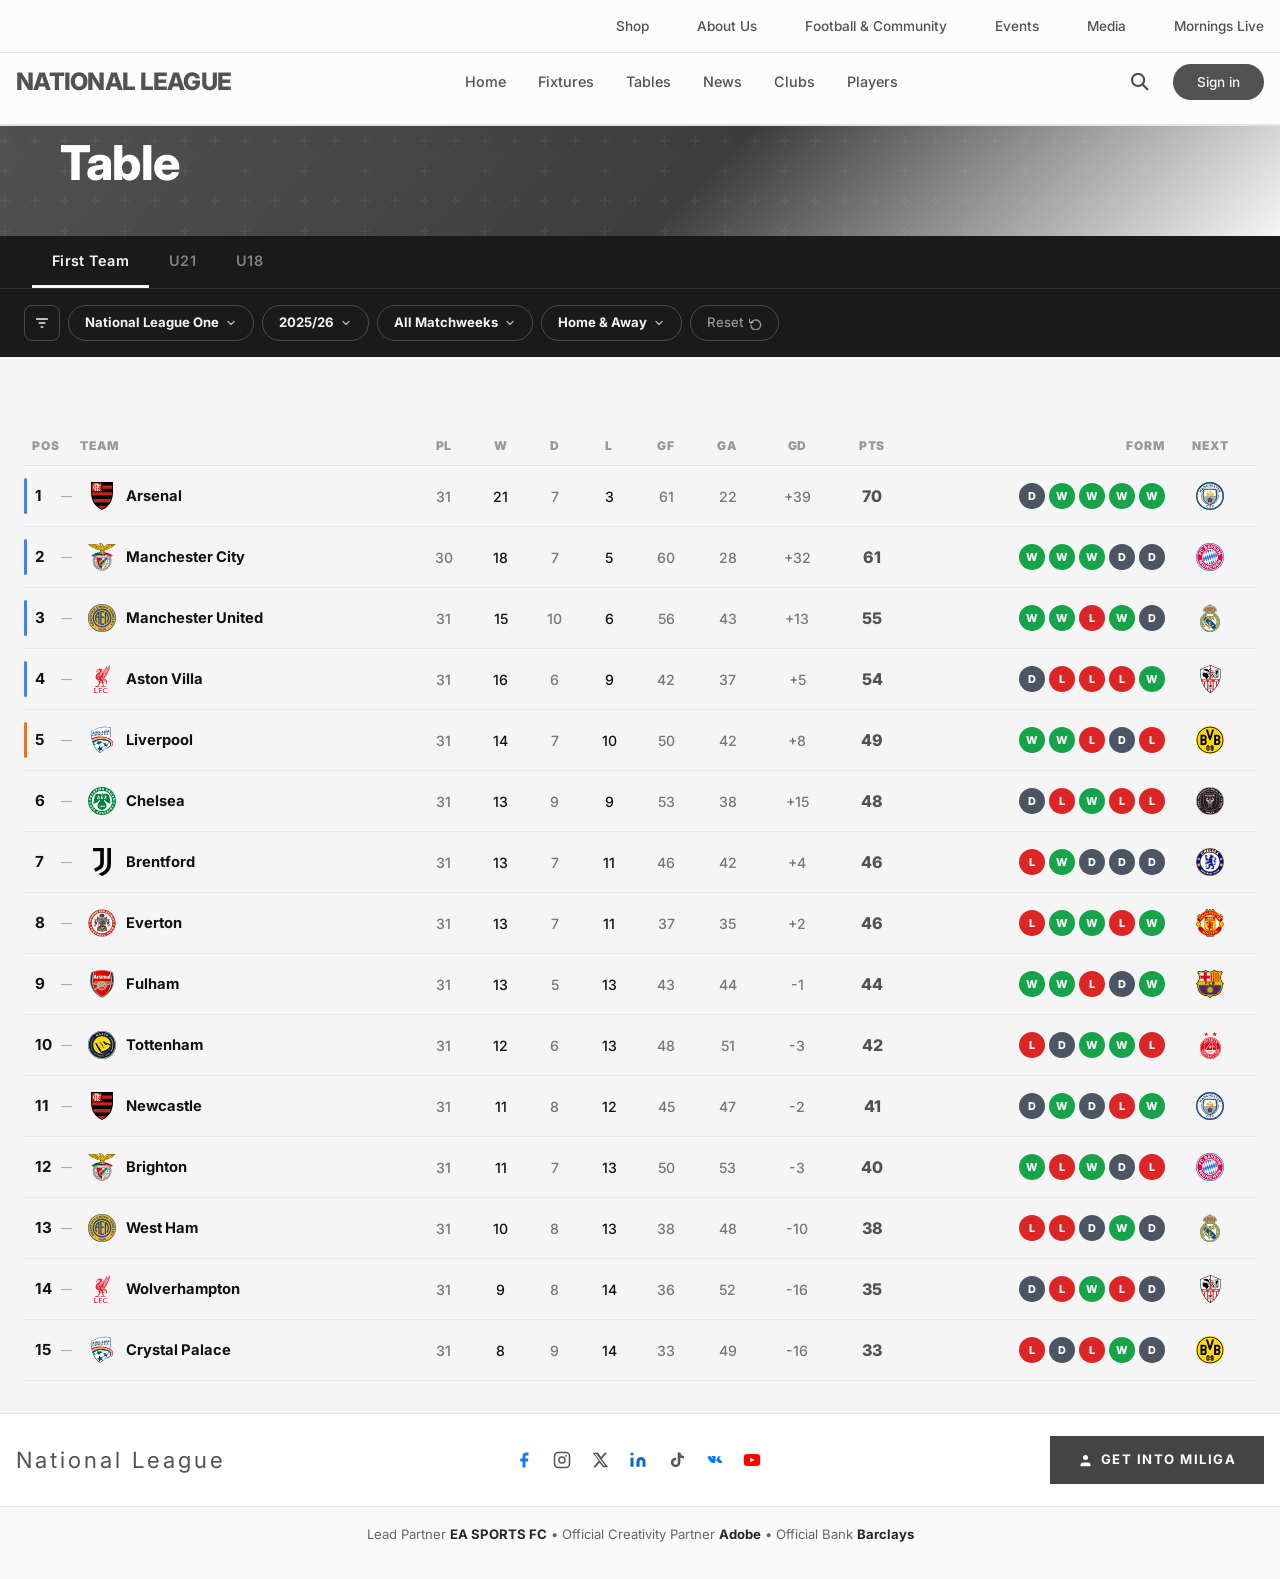
<file: pages/tables.html>
<!doctype html>
<html lang="en">
  <head>
    <meta charset="UTF-8" />
    <meta name="viewport" content="width=device-width, initial-scale=1.0" />
    <title>Premier League Table 2025/26</title>
    <link rel="preconnect" href="https://fonts.googleapis.com" />
    <link rel="preconnect" href="https://fonts.gstatic.com" crossorigin />
    <link
      href="https://fonts.googleapis.com/css2?family=Premier+League:wght@400;700&family=Barlow:ital,wght@0,400;0,500;0,600;0,700;0,800;1,400&display=swap"
      rel="stylesheet"
    />
    <link rel="preconnect" href="https://fonts.googleapis.com" />
    <link rel="preconnect" href="https://fonts.gstatic.com" crossorigin />
    <link
      href="https://fonts.googleapis.com/css2?family=Inter:ital,opsz,wght@0,14..32,100..900;1,14..32,100..900&family=Montserrat:wght@400;700;800&family=Bebas+Neue&family=Barlow:wght@400;600;700&family=Barlow+Condensed:wght@600;700;800&display=swap"
      rel="stylesheet"
    />
    <link
      rel="stylesheet"
      href="https://cdnjs.cloudflare.com/ajax/libs/font-awesome/6.5.0/css/all.min.css"
    />
    <link
      href="https://cdn.jsdelivr.net/npm/bootstrap@5.3.2/dist/css/bootstrap.min.css"
      rel="stylesheet"
    />
    <link rel="stylesheet" href="../assets/css/style.css" />
    <link rel="stylesheet" href="../assets/css/tables.css" />
    <script src="../assets/js/main.js" defer></script>
  </head>
  <body>
    <!-- TOP BAR -->
    <div class="top-bar">
      <div class="top-bar-content">
        <a href="#">Shop</a><a href="#">About Us</a
        ><a href="#">Football & Community</a><a href="#">Events</a
        ><a href="#">Media</a><a href="#">Mornings Live</a>
      </div>
    </div>

    <!-- MAIN HEADER -->
    <header class="main-header">
      <div class="header-content">
        <a href="../index.html" class="logo">NATIONAL LEAGUE</a>
        <div class="nav-links-wrapper">
          <a href="../index.html">Home</a><a href="./fixtures.html">Fixtures</a
          ><a href="./tables.html">Tables</a><a href="./news-logs.html">News</a
          ><a href="./clubs.html">Clubs</a><a href="./players.html">Players</a>
        </div>
        <div class="search-signin">
          <i class="fas fa-search"></i
          ><a href="#" class="signin-btn">Sign in</a>
        </div>
        <button class="burger-menu" id="burgerBtn" aria-label="Menu">
          <i class="fas fa-bars"></i>
        </button>
      </div>
      <div class="mobile-nav" id="mobileNav">
        <div class="mobile-nav-links">
          <a href="#">Shop</a><a href="#">About Us</a
          ><a href="#">Football & Community</a><a href="#">Events</a
          ><a href="#">Media</a><a href="#">Mornings Live</a
          ><a href="../index.html">Home</a><a href="./fixtures.html">Fixtures</a
          ><a href="./tables.html">Tables</a><a href="./news-logs.html">News</a
          ><a href="./clubs.html">Clubs</a><a href="./players.html">Players</a>
        </div>
      </div>
    </header>

    <!-- HEADER -->
    <div class="header-banner">
      <h1>Table</h1>
    </div>

    <!-- TABS -->
    <div class="tabs-bar">
      <div class="tab active">First Team</div>
      <div class="tab">U21</div>
      <div class="tab">U18</div>
    </div>

    <!-- FILTERS -->
    <div class="filters-bar">
      <button class="filter-icon-btn" aria-label="Filter options">
        <svg
          width="16"
          height="16"
          viewBox="0 0 24 24"
          fill="none"
          stroke="currentColor"
          stroke-width="2.5"
          stroke-linecap="round"
          stroke-linejoin="round"
        >
          <line x1="4" y1="6" x2="20" y2="6" />
          <line x1="8" y1="12" x2="16" y2="12" />
          <line x1="11" y1="18" x2="13" y2="18" />
        </svg>
      </button>
      <button class="filter-btn">
        National League One
        <svg
          width="12"
          height="12"
          viewBox="0 0 24 24"
          fill="none"
          stroke="currentColor"
          stroke-width="2.5"
          stroke-linecap="round"
          stroke-linejoin="round"
        >
          <polyline points="6 9 12 15 18 9" />
        </svg>
      </button>
      <button class="filter-btn">
        2025/26
        <svg
          width="12"
          height="12"
          viewBox="0 0 24 24"
          fill="none"
          stroke="currentColor"
          stroke-width="2.5"
          stroke-linecap="round"
          stroke-linejoin="round"
        >
          <polyline points="6 9 12 15 18 9" />
        </svg>
      </button>
      <button class="filter-btn">
        All Matchweeks
        <svg
          width="12"
          height="12"
          viewBox="0 0 24 24"
          fill="none"
          stroke="currentColor"
          stroke-width="2.5"
          stroke-linecap="round"
          stroke-linejoin="round"
        >
          <polyline points="6 9 12 15 18 9" />
        </svg>
      </button>
      <button class="filter-btn">
        Home & Away
        <svg
          width="12"
          height="12"
          viewBox="0 0 24 24"
          fill="none"
          stroke="currentColor"
          stroke-width="2.5"
          stroke-linecap="round"
          stroke-linejoin="round"
        >
          <polyline points="6 9 12 15 18 9" />
        </svg>
      </button>
      <button class="reset-btn">
        Reset
        <svg
          width="13"
          height="13"
          viewBox="0 0 24 24"
          fill="none"
          stroke="currentColor"
          stroke-width="2.5"
          stroke-linecap="round"
          stroke-linejoin="round"
        >
          <polyline points="1 4 1 10 7 10" />
          <path d="M3.51 15a9 9 0 1 0 .49-3.36" />
        </svg>
      </button>
    </div>

    <!-- MOBILE COLUMN TABS -->
    <div class="mobile-col-tabs">
      <div class="mobile-col-tab active" data-view="short">Short</div>
      <div class="mobile-col-tab" data-view="full">Full</div>
      <div class="mobile-col-tab" data-view="form">Form</div>
    </div>

    <!-- TABLE -->
    <div class="table-wrapper">
      <table>
        <thead>
          <tr>
            <th class="col-pos"><strong>Pos</strong></th>
            <th class="col-team"><strong>Team</strong> </th>
            <th class="col-pl"><strong>Pl</strong></th>
            <th class="col-w"><strong>W</strong></th>
            <th class="col-d"><strong>D</strong></th>
            <th class="col-l"><strong>L</strong></th>
            <th class="col-gf"><strong>GF</strong></th>
            <th class="col-ga"><strong>GA</strong></th>
            <th class="col-gd"><strong>GD</strong></th>
            <th class="col-pts"><strong>Pts</strong></th>
            <th class="col-form"><strong>Form</strong></th>
            <th class="col-next"><strong>Next</strong></th>
          </tr>
        </thead>
        <tbody id="table-body"></tbody>
      </table>
    </div>

    <!-- FOOTER BAR -->
    <div class="footer-bar-wrap">
      <div class="footer-bar">
        <a href="../index.html" class="footer-brand">National League</a>
        <div class="social-links">
          <a href="#" class="fb" aria-label="Facebook">
            <svg viewBox="0 0 24 24">
              <path
                d="M18 2h-3a5 5 0 0 0-5 5v3H7v4h3v8h4v-8h3l1-4h-4V7a1 1 0 0 1 1-1h3z"
              />
            </svg>
          </a>
          <a href="#" aria-label="Instagram">
            <svg viewBox="0 0 24 24">
              <rect
                x="2"
                y="2"
                width="20"
                height="20"
                rx="5"
                ry="5"
                stroke="currentColor"
                stroke-width="2"
                fill="none"
              />
              <circle
                cx="12"
                cy="12"
                r="4"
                stroke="currentColor"
                stroke-width="2"
                fill="none"
              />
              <circle cx="17.5" cy="6.5" r="1.2" fill="currentColor" />
            </svg>
          </a>
          <a href="#" aria-label="X">
            <svg viewBox="0 0 24 24">
              <path
                d="M18.244 2.25h3.308l-7.227 8.26 8.502 11.24H16.17l-4.714-6.231-5.401 6.231H2.744l7.733-8.835L2.25 2.25h6.984l4.259 5.631zm-1.161 17.52h1.833L7.084 4.126H5.117z"
              />
            </svg>
          </a>
          <a href="#" class="li" aria-label="LinkedIn">
            <svg viewBox="0 0 24 24">
              <path
                d="M16 8a6 6 0 0 1 6 6v7h-4v-7a2 2 0 0 0-2-2 2 2 0 0 0-2 2v7h-4v-7a6 6 0 0 1 6-6z"
              />
              <rect x="2" y="9" width="4" height="12" />
              <circle cx="4" cy="4" r="2" />
            </svg>
          </a>
          <a href="#" aria-label="TikTok">
            <svg viewBox="0 0 24 24">
              <path
                d="M21.59 6.69a4.83 4.83 0 0 1-3.77-4.25V2h-3.45v13.67a2.89 2.89 0 0 1-2.88 2.5 2.89 2.89 0 0 1-2.89-2.89 2.89 2.89 0 0 1 2.89-2.89c.28 0 .54.04.79.1V9.01a6.32 6.32 0 0 0-.79-.05 6.34 6.34 0 0 0-6.34 6.34 6.34 6.34 0 0 0 6.34 6.34 6.34 6.34 0 0 0 6.33-6.34V8.69a8.18 8.18 0 0 0 4.79 1.52V6.76a4.85 4.85 0 0 1-1.02-.07z"
              />
            </svg>
          </a>
          <a href="#" class="vk" aria-label="VK">
            <svg viewBox="0 0 24 24">
              <path
                d="M21.547 7h-3.29a.743.743 0 0 0-.655.392s-1.312 2.416-1.734 3.23C14.734 12.813 14 12.126 14 11.11V7.603A1.104 1.104 0 0 0 12.896 6.5h-2.474a1.982 1.982 0 0 0-1.75.813s1.255-.204 1.255 1.49c0 .42.022 1.626.04 2.64C9.97 11.454 8.77 9.24 7.84 7.392A.742.742 0 0 0 7.18 7H3.8a.55.55 0 0 0-.55.64s1.914 4.48 4.08 6.716c1.811 1.869 4.16 1.644 4.16 1.644h1.328a.638.638 0 0 0 .64-.623v-.534s-.022-1.94 1.022-2.227c1.017-.283 2.316 1.879 3.696 2.706A2.35 2.35 0 0 0 19.526 16h2.957a.55.55 0 0 0 .55-.685s-.77-2.065-3.43-4.504c-.814-.745-.948-.99.046-2.01C20.535 7.655 22.072 6 21.547 7z"
              />
            </svg>
          </a>
          <a href="#" class="yt" aria-label="YouTube">
            <svg viewBox="0 0 24 24">
              <path
                d="M22.54 6.42a2.78 2.78 0 0 0-1.95-1.96C18.88 4 12 4 12 4s-6.88 0-8.59.46A2.78 2.78 0 0 0 1.46 6.42 29 29 0 0 0 1 12a29 29 0 0 0 .46 5.58 2.78 2.78 0 0 0 1.95 1.96C5.12 20 12 20 12 20s6.88 0 8.59-.46a2.78 2.78 0 0 0 1.95-1.96A29 29 0 0 0 23 12a29 29 0 0 0-.46-5.58z"
              />
              <polygon
                points="9.75 15.02 15.5 12 9.75 8.98 9.75 15.02"
                fill="#fff"
              />
            </svg>
          </a>
        </div>
        <a href="#" class="btn-get-into">
          <svg viewBox="0 0 24 24">
            <path d="M20 21v-2a4 4 0 0 0-4-4H8a4 4 0 0 0-4 4v2" />
            <circle cx="12" cy="7" r="4" />
          </svg>
          Get Into Miliga
        </a>
      </div>
    </div>

    <!-- BOTTOM STRIP -->
    <div class="bottom-strip">
      <p>
        Lead Partner <strong>EA SPORTS FC</strong> &bull; Official Creativity
        Partner <strong>Adobe</strong> &bull; Official Bank
        <strong>Barclays</strong>
      </p>
    </div>

    <script src="https://cdn.jsdelivr.net/npm/bootstrap@5.3.2/dist/js/bootstrap.bundle.min.js" defer></script>
  </body>
</html>
</file>
<file: assets/css/style.css>
/* ============================================
   MONOCHROME DESIGN SYSTEM – FULL COLOUR IMAGES
   ============================================ */
:root {
  --pure-white: #f5f5f5;
  --off-white: #f5f5f5;
  --light-white: #fcfcfc;
  --light-gray: #e5e5e5;
  --medium-gray: #a3a3a3;
  --dark-gray: #525252;
  --charcoal: #262626;
  --pure-black: #525252;
  --muted: #6c757d;
  --yellow: #ffd700;
  --red: #c8102e;
  --sub-red: #ff4444;
  --font-sans: "Inter", -apple-system, BlinkMacSystemFont, sans-serif;
  --font-mont: "Montserrat", sans-serif;
  --space-xs: 0.5rem;
  --space-sm: 1rem;
  --space-md: 1.5rem;
  --space-lg: 2rem;
  --space-xl: 3rem;
  --transition-fast: 200ms ease;
  --transition-base: 300ms ease;
  --border-radius-full: 9999px;
}

/* Bold default select options */
option[value="all"],
option[value="36"] {
  font-weight: bold;
}
select#mwDropdown option {
  font-weight: 500;
}
select#compFilter,
select#mwDropdown,
select#clubFilter {
  font-weight: bold;
}
select#compFilter option[value="all"],
select#clubFilter option[value="all"],
select#mwDropdown option[value="36"] {
  font-weight: bold;
}

* {
  margin: 0;
  padding: 0;
  box-sizing: border-box;
}

html,
body {
  overflow-x: hidden;
  width: 100%;
  position: relative;
}

body {
  font-family: var(--font-sans);
  background: var(--off-white) !important;
  color: var(--charcoal);
  line-height: 1.5;
  -webkit-font-smoothing: antialiased;
  /* Combined height of top-bar + header (both fixed, no dynamic hiding) */
  padding-top: 106px;
  transition: padding-top 0.3s cubic-bezier(0.2, 0.9, 0.4, 1.1);
}
/* Override any script‑added class – top bar never hides */
body.top-bar-hidden {
  padding-top: 106px;
}

@media (max-width: 720px) {
  body {
    padding-top: 70px; /* top-bar doesn't exist on mobile */
  }
}

h1,
h2,
h3,
h4,
h5,
h6 {
  font-weight: bold;
}

/* Index page centralising and spacing like tables layout */
.index-page-wrapper {
  max-width: 1440px;
  margin: 0 auto;
  padding: 20px 16px 32px;
}

.fixture-page-content {
  max-width: 1440px;
  margin: 0 auto;
  padding: 20px 16px 32px;
}

.index-page-wrapper .header-banner,
.index-page-wrapper .hero-row,
.index-page-wrapper .trending-bar {
  margin-bottom: 14px;
}

/* NO BLACK & WHITE – full colour images */
img {
  transition: filter var(--transition-base);
}

/* ========== GENERAL CSS ========== */
/* Styles that appear on ALL pages (header, footer, typography, etc.) */

/* ----- TOP BAR (always visible, no hide) ----- */
.top-bar {
  background: var(--light-white);
  padding: var(--space-sm) 0;
  border-bottom: 1px solid var(--light-gray);
  position: fixed;
  top: 0;
  left: 0;
  width: 100%;
  z-index: 200;
  transform: translateZ(0);
}
/* Disable any hiding animation */
.top-bar.hide {
  transform: translateY(0);
}
.top-bar-content {
  max-width: 1440px;
  margin: 0 auto;
  display: flex;
  justify-content: flex-end;
  gap: var(--space-xl);
  flex-wrap: wrap;
  padding: 0 16px;
}
.top-bar a {
  color: var(--dark-gray);
  text-decoration: none;
  font-size: 0.85rem;
  font-weight: 500;
}
.top-bar a:hover {
  color: var(--charcoal);
}

/* ----- MAIN HEADER (fixed right below top-bar) ----- */
.main-header {
  background: var(--light-white);
  padding: var(--space-md) 0;
  border-bottom: 1px solid var(--light-gray);
  position: fixed;
  top: 40px;
  left: 0;
  width: 100%;
  z-index: 150;
  transform: translateZ(0);
  transition: top 0.3s cubic-bezier(0.2, 0.9, 0.4, 1.1);
}
.main-header.full-top {
  top: 0;
}
.header-content {
  max-width: 1440px;
  margin: 0 auto;
  display: flex;
  align-items: center;
  justify-content: space-between;
  gap: var(--space-sm);
  padding: 0 16px;
}

.logo {
  font-size: 1.5rem;
  font-weight: 800;
  color: var(--pure-black);
  text-decoration: none;
  letter-spacing: -0.03em;
  white-space: nowrap;
}

.nav-links-wrapper {
  display: flex;
  gap: var(--space-lg);
  align-items: center;
  flex-wrap: wrap;
}
.nav-links-wrapper a {
  color: var(--dark-gray);
  text-decoration: none;
  font-weight: 500;
  font-size: 0.9rem;
  position: relative;
  transition: color var(--transition-fast);
}
.nav-links-wrapper a::after {
  content: "";
  position: absolute;
  bottom: -4px;
  left: 0;
  width: 0;
  height: 2px;
  background: var(--charcoal);
  transition: width var(--transition-base);
}
.nav-links-wrapper a:hover {
  color: var(--charcoal);
}
.nav-links-wrapper a:hover::after {
  width: 100%;
}

.search-signin {
  display: flex;
  gap: var(--space-md);
  align-items: center;
}
.search-signin i {
  font-size: 1.1rem;
  color: var(--dark-gray);
  cursor: pointer;
  transition: color var(--transition-fast);
}
.search-signin i:hover {
  color: var(--pure-black);
}
.signin-btn {
  background: var(--pure-black);
  color: var(--pure-white) !important;
  padding: var(--space-xs) var(--space-md);
  border-radius: var(--border-radius-full);
  font-size: 0.85rem !important;
  font-weight: 500;
  text-decoration: none;
  transition: background var(--transition-fast);
  white-space: nowrap;
}
.signin-btn:hover {
  background: var(--charcoal);
}

/* Burger button – hidden on desktop, visible on mobile/tablet */
.burger-menu {
  display: none;
  background: transparent;
  border: none;
  font-size: 1.75rem;
  cursor: pointer;
  color: var(--pure-black);
  padding: 0.5rem;
  line-height: 1;
  transition: all var(--transition-fast);
  border-radius: 50%;
  width: 44px;
  height: 44px;
  align-items: center;
  justify-content: center;
  flex-shrink: 0;
}
.burger-menu:hover {
  background-color: var(--off-white);
  border-radius: 50%;
  border: 1px solid var(--light-gray);
}

.burger-menu.active,
.burger-menu:active,
.burger-menu:focus {
  border: 1px solid #525252;
  background-color: #f5f5f5;
}

.mobile-nav {
  position: absolute;
  top: 100%;
  left: 0;
  width: 100%;
  background: var(--light-white);
  box-shadow: 0 12px 20px rgba(0, 0, 0, 0.08);
  border-top: 1px solid var(--light-gray);
  border-bottom: 1px solid var(--light-gray);
  max-height: 0;
  overflow: hidden;
  transition: max-height 0.35s ease-out;
  z-index: 99;
  display: block;
}
.mobile-nav.open {
  max-height: calc(100vh - 70px);
  overflow-y: auto;
  transition: max-height 0.4s ease-in;
}
.mobile-nav .mobile-nav-links {
  display: flex;
  flex-direction: column;
  padding: var(--space-md) var(--space-lg);
  gap: var(--space-md);
}
.mobile-nav .mobile-nav-links a {
  color: var(--dark-gray);
  text-decoration: none;
  font-weight: 500;
  font-size: 1rem;
  padding: 0.25rem 0;
  position: relative;
  display: inline-block;
  width: fit-content;
}
.mobile-nav .mobile-nav-links a::after {
  content: "";
  position: absolute;
  bottom: -2px;
  left: 0;
  width: 0;
  height: 2px;
  background: var(--pure-black);
  transition: width var(--transition-base);
}
.mobile-nav .mobile-nav-links a:hover {
  color: var(--pure-black);
}
.mobile-nav .mobile-nav-links a:hover::after {
  width: 100%;
}

/* ----- TRENDING BAR ----- */
.trending-bar {
  background: var(--light-white);
  border-bottom: 2px solid var(--off-white);
  border-top: 2px solid var(--off-white);
  padding: var(--space-sm) 0;
  overflow: hidden;
  white-space: nowrap;
}
.trending-content {
  display: flex;
  gap: var(--space-xl);
  animation: scroll 30s linear infinite;
  white-space: nowrap;
  padding: 0 16px;
}
@keyframes scroll {
  0% {
    transform: translateX(0);
  }
  100% {
    transform: translateX(-50%);
  }
}
.trending-item {
  display: inline-flex;
  align-items: center;
  gap: var(--space-xs);
  color: var(--dark-gray);
  font-size: 0.9rem;
}
.live-badge {
  background: var(--pure-black);
  color: var(--pure-white);
  padding: 2px 8px;
  border-radius: var(--border-radius-full);
  font-size: 0.7rem;
  font-weight: 600;
  text-transform: uppercase;
}

/* ----- CONTENT CONTAINER & PAGE HEADER (shared) ----- */
.content-container {
  max-width: 1440px;
  margin: 0 auto;
  padding: 24px 16px 40px;
}
.hero-white-bg {
  background: var(--off-white);
}
.page-header {
  background: linear-gradient(135deg, #525252 0%, #3d3d3d 55%, #f5f5f5 100%);
  padding: 28px 60px 36px;
  position: relative;
  overflow: hidden;
  margin: 0 auto;
  max-width: 1440px;
}
.page-header::before {
  content: "";
  position: absolute;
  inset: 0;
  background: url("data:image/svg+xml,%3Csvg width='60' height='60' viewBox='0 0 60 60' xmlns='http://www.w3.org/2000/svg'%3E%3Cg fill='none' fill-rule='evenodd'%3E%3Cg fill='%23ffffff' fill-opacity='0.04'%3E%3Cpath d='M36 34v-4h-2v4h-4v2h4v4h2v-4h4v-2h-4zM6 34v-4H4v4H0v2h4v4h2v-4h4v-2H6zM6 4V0H4v4H0v2h4v4h2V6h4V4H6z'/%3E%3C/g%3E%3C/g%3E%3C/svg%3E");
}
.page-header h1 {
  font-family: var(--font-sans);
  font-size: clamp(2rem, 5vw, 3rem);
  font-weight: 800;
  color: #fff;
  letter-spacing: -0.5px;
  margin-bottom: 0.25rem;
}
.page-subtitle {
  font-family: var(--font-sans);
  font-size: 1rem;
  color: rgba(255, 255, 255, 0.8);
  margin-top: 0.5rem;
}

/* ----- BUTTONS & BADGES (reused) ----- */
.btn-view-all {
  font-family: "Inter", sans-serif;
  font-size: 0.7rem;
  font-weight: 700;
  letter-spacing: 1px;
  text-transform: uppercase;
  background: #525252;
  color: #fff;
  border: none;
  padding: 8px 18px;
  cursor: pointer;
  border-radius: 3px;
  transition: background 0.2s;
  text-decoration: none;
}
.btn-view-all:hover {
  background: #3d3d3d;
}

/* ----- FOOTER BAR (all pages) ----- */
.footer-bar-wrap {
  border-top: 1px solid var(--light-gray);
  background: #fff;
  padding: 0 16px;
}
.footer-bar {
  max-width: 1440px;
  margin: 0 auto;
  display: flex;
  align-items: center;
  justify-content: space-between;
  padding: 22px 0;
  gap: 20px;
  flex-wrap: wrap;
}
.footer-brand {
  font-family: "Inter", sans-serif;
  font-size: 1.4rem;
  letter-spacing: 3px;
  color: var(--dark-gray);
  text-decoration: none;
  white-space: nowrap;
}
.social-links {
  display: flex;
  align-items: center;
  gap: 20px;
}
.social-links a {
  color: #555;
  text-decoration: none;
  transition: color 0.2s;
  display: flex;
  align-items: center;
}
.social-links a:hover {
  color: var(--dark-gray);
}
.social-links svg {
  width: 18px;
  height: 18px;
  fill: currentColor;
}
.social-links a.yt {
  color: #ff0000;
}
.social-links a.fb {
  color: #1877f2;
}
.social-links a.li {
  color: #0a66c2;
}
.social-links a.vk {
  color: #0077ff;
}
.btn-get-into {
  font-family: "Inter", sans-serif;
  font-size: 0.82rem;
  font-weight: 700;
  letter-spacing: 1.5px;
  text-transform: uppercase;
  background: #444;
  color: #fff;
  border: none;
  padding: 14px 28px;
  cursor: pointer;
  text-decoration: none;
  display: flex;
  align-items: center;
  gap: 8px;
  transition: background 0.2s;
  white-space: nowrap;
}
.btn-get-into:hover {
  background: #1a7c3e;
}
.btn-get-into svg {
  width: 15px;
  height: 15px;
  fill: #fff;
}
.bottom-strip {
  border-top: 1px solid var(--light-gray);
  background: #fafafa;
  padding: 18px 16px;
  text-align: center;
}
.bottom-strip p {
  font-size: 0.82rem;
  color: #666;
}
.bottom-strip strong {
  color: var(--charcoal);
  font-weight: 700;
}

/* ----- COMMON GRID & CARD STYLES (shared by index, news-logs, statistics) ----- */
.news-logs-section {
  background: var(--off-white);
}
.news-logs-section .content-container {
  padding-top: 10px;
}
.section-wrapper {
  display: grid;
  grid-template-columns: 1fr 340px;
  gap: 24px;
  max-width: 1440px;
  margin: 0 auto;
  padding: 32px 0;
}
.news-panel .panel-header,
.logs-panel .panel-header {
  display: flex;
  align-items: center;
  justify-content: space-between;
  margin-bottom: 20px;
}
.panel-title {
  font-family: "Inter", sans-serif;
  font-size: 1.5rem;
  font-weight: 700;
  letter-spacing: 1px;
  text-transform: uppercase;
  color: #525252;
  position: relative;
  padding-left: 16px;
}
.panel-title::before {
  content: "";
  position: absolute;
  left: 0;
  top: 4px;
  bottom: 4px;
  width: 5px;
  background: var(--charcoal);
  border-radius: 2px;
}
.news-grid {
  display: grid;
  grid-template-columns: repeat(auto-fit, minmax(280px, 1fr));
  gap: 16px;
}
.news-card {
  background: var(--pure-white);
  border-radius: 6px;
  overflow: hidden;
  display: flex;
  flex-direction: column;
  transition:
    transform 0.2s,
    border-color 0.2s;
  cursor: pointer;
  border: 1px solid #e5e5e5;
  width: 100%;
  min-height: 280px;
}
.news-card:hover {
  transform: translateY(-3px);
  border-color: #c5c5c5;
}
.news-card.featured {
  grid-column: span 2;
  flex-direction: row;
}
.card-img {
  width: 100%;
  height: auto;
  min-height: 160px;
  object-fit: cover;
  display: block;
}
.news-card.featured .card-img {
  width: 45%;
  height: auto;
  min-height: 200px;
  flex-shrink: 0;
}
.news-card .card-body {
  padding: 16px 18px 20px;
  display: flex;
  flex-direction: column;
  flex: 1;
}
.card-date {
  font-size: 0.65rem;
  font-weight: 600;
  letter-spacing: 1px;
  text-transform: uppercase;
  color: #525252;
  margin-bottom: 6px;
}
.news-card .card-title {
  font-weight: 400;
  font-size: 14px;
  line-height: 1.3;
  margin-bottom: 0.25rem;
  color: var(--pure-black);
}
.news-card.featured .card-title {
  font-size: 1.1rem;
}
.card-excerpt {
  font-size: 0.84rem;
  color: #777;
  line-height: 1.55;
  overflow: hidden;
  text-overflow: ellipsis;
  display: -webkit-box;
  -webkit-line-clamp: 2;
  -webkit-box-orient: vertical;
}
.logs-tabs {
  display: flex;
  gap: 0;
  margin-bottom: 0;
}
.tab-btn {
  flex: 1;
  font-family: "Inter", sans-serif;
  font-size: 0.7rem;
  font-weight: 700;
  letter-spacing: 1px;
  text-transform: uppercase;
  padding: 10px 8px;
  border: none;
  cursor: pointer;
  transition:
    background 0.2s,
    color 0.2s;
  background: #d5d5d5;
  color: #777;
}
.tab-btn.active {
  background: #525252;
  color: #fff;
}
.tab-btn:first-child {
  border-radius: 3px 0 0 0;
}
.tab-btn:last-child {
  border-radius: 0 3px 0 0;
}
.logs-table-wrap {
  background: #fff;
  border-radius: 0 0 6px 6px;
  overflow: hidden;
}
.logs-head {
  display: grid;
  grid-template-columns: 24px 1fr 52px 52px 52px;
  gap: 0;
  padding: 8px 12px;
  background: #f7f7f7;
  border-bottom: 1px solid var(--light-gray);
}
.logs-head span {
  font-family: "Inter", sans-serif;
  font-size: 0.65rem;
  font-weight: 700;
  letter-spacing: 1px;
  text-transform: uppercase;
  color: #777;
  text-align: center;
}
.logs-head span:nth-child(2) {
  text-align: left;
}
.log-row {
  display: grid;
  grid-template-columns: 24px 1fr 52px 52px 52px;
  gap: 0;
  align-items: center;
  padding: 9px 12px;
  border-bottom: 1px solid var(--light-gray);
  transition: background 0.15s;
}
.log-row:hover {
  background: #fafafa;
}
.log-row:last-child {
  border-bottom: none;
}
.log-pos {
  font-size: 11px;
  font-family: "Inter", sans-serif;
  font-weight: 400;
  color: var(--pure-black);
}
.log-row:nth-child(1) .log-pos {
  color: #c9a227;
}
.log-row:nth-child(2) .log-pos {
  color: #9e9e9e;
}
.log-row:nth-child(3) .log-pos {
  color: #a0522d;
}
.log-club {
  display: flex;
  align-items: center;
  gap: 8px;
}
.club-badge-img {
  width: 24px;
  height: 24px;
  object-fit: contain;
  flex-shrink: 0;
}
.club-name {
  font-size: 11px;
  font-family: "Inter", sans-serif;
  font-weight: 400;
  color: var(--pure-black);
  white-space: nowrap;
  overflow: hidden;
  text-overflow: ellipsis;
  max-width: 140px;
  position: relative;
  cursor: pointer;
}
.club-name:hover {
  overflow: visible;
  white-space: normal;
  word-wrap: break-word;
  position: absolute;
  z-index: 10;
  background: var(--pure-white);
  padding: 4px 8px;
  border-radius: 4px;
  box-shadow: 0 2px 8px rgba(0, 0, 0, 0.15);
  max-width: none;
}
.log-stat {
  font-size: 11px;
  font-family: "Inter", sans-serif;
  font-weight: 400;
  text-align: center;
  color: var(--pure-black);
}
.log-pts {
  font-size: 11px;
  font-family: "Inter", sans-serif;
  font-weight: 700;
  text-align: center;
  color: var(--pure-black);
}
.tab-content {
  display: none;
}
.tab-content.active {
  display: block;
}
.ps-grid {
  display: grid;
  grid-template-columns: 1fr 1fr 1fr 1fr;
  gap: 14px;
}

/* Responsive styles for ps-grid and stats-card */
@media (max-width: 1023px) {
  .ps-grid {
    grid-template-columns: 1fr 1fr;
  }
}

@media (max-width: 720px) {
  .ps-grid {
    grid-template-columns: 1fr 1fr;
  }
}

@media (max-width: 480px) {
  .ps-grid {
    grid-template-columns: 1fr;
  }
  .stats-card {
    border-radius: 8px;
  }
  .stats-header {
    padding: 12px 14px 10px;
  }
  .stats-title {
    font-size: 11px;
  }
  .player-row {
    grid-template-columns: 18px 44px 1fr 28px;
    gap: 8px;
    padding: 8px 12px;
  }
  .player-avatar {
    width: 36px;
    height: 36px;
  }
  .player-name {
    font-size: 10px;
  }
  .player-club {
    font-size: 10px;
  }
  .player-stat {
    font-size: 12px;
  }
}

@media (max-width: 360px) {
  .ps-grid {
    grid-template-columns: 1fr;
    gap: 10px;
  }
  .stats-card {
    border-radius: 6px;
  }
  .stats-header {
    padding: 10px 12px 8px;
  }
  .stats-title {
    font-size: 10px;
  }
  .player-row {
    grid-template-columns: 16px 38px 1fr 26px;
    gap: 6px;
    padding: 6px 10px;
  }
  .player-avatar {
    width: 32px;
    height: 32px;
  }
  .player-name {
    font-size: 9px;
  }
  .player-club {
    font-size: 9px;
  }
  .player-stat {
    font-size: 11px;
  }
}
.stats-card {
  background: var(--charcoal);
  border-radius: 12px;
  overflow: hidden;
  display: flex;
  flex-direction: column;
}
.stats-header {
  display: flex;
  align-items: center;
  justify-content: space-between;
  padding: 16px 18px 12px;
  border-bottom: 1px solid #333;
}
.stats-title {
  font-family: "Inter", sans-serif;
  font-size: 12px;
  font-weight: 700;
  color: #fff;
  letter-spacing: 0.5px;
  text-transform: uppercase;
  display: flex;
  align-items: center;
  gap: 6px;
}
.stats-title svg {
  width: 14px;
  height: 14px;
  fill: #fff;
  opacity: 0.7;
}
.player-list {
  display: flex;
  flex-direction: column;
}
.player-row {
  display: grid;
  grid-template-columns: 20px 52px 1fr 32px;
  align-items: center;
  gap: 10px;
  padding: 10px 14px;
  border-bottom: 1px solid #333;
  transition: background 0.15s;
}
.player-row:hover {
  background: rgba(255, 255, 255, 0.04);
}
.player-row:last-child {
  border-bottom: none;
}
.player-rank {
  font-family: "Inter", sans-serif;
  font-size: 11px;
  font-weight: 700;
  color: #aaa;
  text-align: center;
}
.player-avatar {
  width: 44px;
  height: 44px;
  border-radius: 8px;
  object-fit: cover;
  background: #333;
  display: flex;
  align-items: center;
  justify-content: center;
  overflow: hidden;
  flex-shrink: 0;
}
.player-avatar img {
  width: 100%;
  height: 100%;
  object-fit: cover;
  border-radius: 8px;
}
.player-info {
  display: flex;
  flex-direction: column;
  gap: 2px;
  min-width: 0;
}
.player-name {
  font-family: "Inter", sans-serif;
  font-size: 11px;
  font-weight: 400;
  color: #fff;
  white-space: nowrap;
  overflow: hidden;
  text-overflow: ellipsis;
}
.player-club {
  display: flex;
  align-items: center;
  gap: 4px;
  font-family: "Inter", sans-serif;
  font-size: 11px;
  color: #aaa;
}
.club-dot {
  width: 8px;
  height: 8px;
  border-radius: 50%;
  flex-shrink: 0;
}
.player-stat {
  font-family: "Inter", sans-serif;
  font-size: 14px;
  font-weight: 700;
  color: #fff;
  text-align: right;
}
.poll-card {
  background: var(--charcoal);
  border-radius: 12px;
  padding: 32px 24px;
  display: flex;
  flex-direction: column;
  align-items: center;
  justify-content: center;
  gap: 14px;
}
.poll-question {
  font-family: "Inter", sans-serif;
  font-size: 14px;
  font-weight: 700;
  color: #fff;
  text-align: center;
  line-height: 1.4;
}
.poll-sub {
  font-family: "Inter", sans-serif;
  font-size: 11px;
  color: #aaa;
  text-align: center;
}
.poll-options {
  display: flex;
  flex-direction: column;
  gap: 10px;
  width: 100%;
  margin-top: 8px;
}
.poll-btn {
  width: 100%;
  padding: 12px 20px;
  background: #fff;
  color: #111;
  border: none;
  border-radius: 8px;
  font-family: "Inter", sans-serif;
  font-size: 11px;
  font-weight: 700;
  cursor: pointer;
  transition:
    background 0.2s,
    color 0.2s,
    transform 0.15s;
  text-align: center;
}
.poll-btn:hover {
  background: #1a7c3e;
  color: #fff;
  transform: scale(1.02);
}
.poll-btn.selected {
  background: #1a7c3e;
  color: #fff;
}

/* ----- GENERAL RESPONSIVE STYLES ----- */
@media (max-width: 1023px) {
  .nav-links-wrapper {
    display: none !important;
  }
  .burger-menu {
    display: flex !important;
  }
  .hero-row {
    flex-direction: column;
  }
  .left-col-fixed,
  .middle-col-flex,
  .right-col-flex {
    width: 100%;
    flex: auto;
  }
  .left-col-fixed .video-card,
  .middle-col-flex .middle-features-card,
  .right-col-flex .scrollable-card {
    height: auto;
    min-height: 420px;
  }
  .video-overlay-solid {
    text-align: center;
    padding: 0.75rem 1rem;
  }
  .headline-large {
    font-size: 24px;
  }
  .headline-medium {
    font-size: 12px;
  }
  .card-wrapper {
    flex: 0 0 calc(33.33% - 0.8rem);
  }
  .carousel-header {
    text-align: center;
    border-left: none;
    padding-left: 0;
    font-size: 20px;
  }
  .content-container {
    padding: 24px 16px 32px;
  }
  .section-wrapper {
    grid-template-columns: 1fr;
    padding: 32px 0;
  }
  .video-grid {
    grid-template-columns: repeat(3, 1fr);
  }
  .sponsor-item-new {
    min-width: 120px;
    padding: 12px 16px;
  }
  .footer-bar {
    flex-direction: column;
    text-align: center;
  }
  .ps-grid {
    grid-template-columns: 1fr 1fr;
  }
  .match-page {
    grid-template-columns: minmax(320px, 380px) 1fr minmax(300px, 350px);
    padding: 70px 16px 24px;
  }
  .match-card .score-num {
    font-size: 2.8rem;
    letter-spacing: 4px;
  }
  .match-card .team-crest {
    width: 48px;
    height: 48px;
  }
  .match-card .team-crest img {
    width: 34px;
    height: 34px;
  }
  .lineups-header {
    grid-template-columns: 1fr;
    gap: 12px;
    text-align: center;
  }
  .team-header {
    justify-content: center;
    flex-direction: row;
  }
  .team-header.right {
    justify-content: center;
    flex-direction: row;
  }
  .header-divider {
    display: none;
  }
  .pitch-grid {
    grid-template-columns: 1fr;
    grid-template-rows: auto auto;
    min-height: auto;
  }
  .team-pitch {
    padding: 20px 12px;
    min-height: 280px;
    border-bottom: 2px solid rgba(255, 255, 255, 0.2);
  }
  .team-pitch:last-child {
    border-bottom: none;
  }
  .formation-row {
    justify-content: center;
    gap: 8px;
    padding: 6px 0;
  }
  .player-token {
    margin: 0 4px;
  }
  .pitch-svg {
    display: none;
  }
  .centre-line {
    display: none;
  }
}

/* Tablet portrait - reduce side padding */
@media (max-width: 900px) {
  .content-container,
  .index-page-wrapper,
  .fixture-page-content,
  .poll-stats-section .content-container,
  .carousel-section .content-container,
  .videos-section .content-container {
    padding-left: 12px;
    padding-right: 12px;
  }
  .footer-bar-wrap,
  .bottom-strip {
    padding-left: 12px;
    padding-right: 12px;
  }
  .top-bar-content,
  .header-content,
  .trending-content {
    padding-left: 12px;
    padding-right: 12px;
  }
}

/* Mobile landscape - tighter side spacing */
@media (max-width: 760px) {
  .content-container,
  .index-page-wrapper,
  .fixture-page-content,
  .poll-stats-section .content-container,
  .carousel-section .content-container,
  .videos-section .content-container {
    padding-left: 10px;
    padding-right: 10px;
  }
  .footer-bar-wrap,
  .bottom-strip {
    padding-left: 10px;
    padding-right: 10px;
  }
  .top-bar-content,
  .header-content,
  .trending-content {
    padding-left: 10px;
    padding-right: 10px;
  }
  .section-wrapper {
    padding: 24px 0;
  }
}

/* Small mobile - very tight margins */
@media (max-width: 500px) {
  .content-container,
  .index-page-wrapper,
  .fixture-page-content,
  .poll-stats-section .content-container,
  .carousel-section .content-container,
  .videos-section .content-container {
    padding-left: 8px;
    padding-right: 8px;
  }
  .footer-bar-wrap,
  .bottom-strip {
    padding-left: 8px;
    padding-right: 8px;
  }
  .top-bar-content,
  .header-content,
  .trending-content {
    padding-left: 8px;
    padding-right: 8px;
  }
  .section-wrapper {
    padding: 20px 0;
  }
}

/* Extra small devices (≤360px) - minimal side padding */
@media (max-width: 360px) {
  .content-container,
  .index-page-wrapper,
  .fixture-page-content,
  .poll-stats-section .content-container,
  .carousel-section .content-container,
  .videos-section .content-container {
    padding-left: 4px;
    padding-right: 4px;
  }
  .footer-bar-wrap,
  .bottom-strip {
    padding-left: 4px;
    padding-right: 4px;
  }
  .top-bar-content,
  .header-content,
  .trending-content {
    padding-left: 4px;
    padding-right: 4px;
  }
  .section-wrapper {
    padding: 16px 0;
  }
}

@media (max-width: 720px) {
  .top-bar {
    display: none;
  }
  .main-header {
    top: 0;
    padding: 12px var(--space-sm);
  }
  .logo {
    font-size: 1.2rem;
  }
  .signin-btn {
    padding: 0.2rem 0.8rem;
    font-size: 0.75rem !important;
  }
  .headline-large {
    font-size: 18px;
  }
  .card-wrapper {
    flex: 0 0 calc(50% - 0.8rem);
  }
  .news-card.featured {
    flex-direction: column;
  }
  .news-card.featured .card-img {
    width: 100%;
    aspect-ratio: 16/9;
  }
  .news-grid {
    grid-template-columns: 1fr 1fr;
  }
  .news-card.featured {
    grid-column: span 2;
  }
  .video-grid {
    grid-template-columns: repeat(2, 1fr);
  }
  .header-banner {
    padding: 20px 16px 24px;
    margin-top: 60px;
  }
  .header-banner h1 {
    font-size: clamp(1.4rem, 7vw, 2rem);
    word-break: break-word;
    overflow-wrap: break-word;
  }
  .tabs-bar {
    padding: 0 16px;
  }
  .tab {
    padding: 12px 14px;
    font-size: 0.82rem;
  }
  .filters-bar {
    padding: 12px 16px;
    gap: 8px;
    flex-wrap: wrap;
  }
  .filter-btn {
    font-size: 0.75rem;
    padding: 5px 12px;
  }
  .table-wrapper {
    padding: 0 0 32px;
    overflow-x: hidden;
  }
  body.view-full .table-wrapper {
    overflow-x: auto;
  }
  table {
    min-width: 0;
    width: 100%;
  }
  body.view-full table {
    min-width: 560px;
  }
  .mobile-col-tabs {
    display: flex;
    background: #111111;
    margin: 0;
  }
  .mobile-col-tab {
    flex: 1;
    text-align: center;
    padding: 11px 0;
    font-family: "Inter", sans-serif;
    font-size: 0.82rem;
    font-weight: 700;
    color: rgba(255, 255, 255, 0.45);
    cursor: pointer;
    letter-spacing: 0.5px;
    transition:
      color 0.2s,
      background 0.2s;
    border-bottom: 3px solid transparent;
  }
  .mobile-col-tab.active {
    color: var(--pure-white);
    border-bottom-color: var(--pure-white);
    background: rgba(255, 255, 255, 0.06);
  }
  body.view-full td,
  body.view-full thead th {
    padding: 18px 8px;
  }
  body.view-full tbody tr {
    border-bottom: 1px solid rgba(0, 0, 0, 0.08);
  }
  .team-name {
    font-size: 0.82rem;
  }
  .form-bubble {
    width: 22px;
    height: 22px;
    font-size: 0.6rem;
  }
  td.col-pts {
    font-size: 0.92rem;
  }
  .team-logo {
    width: 22px;
    height: 22px;
  }
  .col-d,
  .col-ga,
  .col-gd,
  .col-gf,
  .col-form,
  .col-next,
  .col-w,
  .col-l,
  .col-pl,
  .col-pts {
    display: none;
  }
  body.view-short .col-w,
  body.view-short .col-gd,
  body.view-short .col-pts {
    display: table-cell;
  }
  body.view-full .col-pl,
  body.view-full .col-w,
  body.view-full .col-d,
  body.view-full .col-l,
  body.view-full .col-gf,
  body.view-full .col-ga,
  body.view-full .col-gd,
  body.view-full .col-pts,
  body.view-full .col-form {
    display: table-cell;
  }
  body.view-form .col-form {
    display: table-cell;
  }
  .match-page {
    grid-template-columns: 1fr;
    gap: 16px;
    padding: 70px 16px 24px;
  }
  .match-card {
    grid-column: 1;
    grid-row: auto;
    max-width: 100%;
  }
  .centre-panel {
    grid-column: 1;
    grid-row: auto;
    max-width: 100%;
  }
  .potm-card {
    grid-column: 1;
    grid-row: auto;
    min-height: 380px;
    max-width: 100%;
  }
  .related-section {
    grid-column: 1;
    grid-row: auto;
    max-width: 100%;
  }
  .related-grid {
    grid-template-columns: repeat(2, 1fr);
  }
  .potm-player-placeholder {
    width: 180px;
    height: 240px;
  }
  .potm-silhouette {
    font-size: 7rem;
  }
  .club-reports {
    grid-template-columns: 1fr;
  }
}

@media (max-width: 480px) {
  .card-wrapper {
    flex: 0 0 100%;
  }
  .headline-large {
    font-size: 16px;
  }
  .team-name {
    font-size: 9px;
    width: 60px;
  }
  .news-grid {
    grid-template-columns: 1fr;
  }
  .news-card.featured {
    grid-column: span 1;
  }
  .video-grid {
    grid-template-columns: 1fr;
  }
  .ps-grid {
    grid-template-columns: 1fr;
  }
  .team-logo-placeholder {
    width: 20px;
    height: 20px;
    font-size: 0.5rem;
  }
  td,
  thead th {
    padding: 9px 5px;
    font-size: 0.76rem;
  }
  .match-page {
    padding: 70px 12px 20px;
    gap: 14px;
  }
  .match-tabs {
    overflow-x: auto;
    -webkit-overflow-scrolling: touch;
    white-space: nowrap;
    padding-bottom: 0;
  }
  .match-tabs::-webkit-scrollbar {
    display: none;
  }
  .tab {
    padding: 0 14px 10px;
    font-size: 0.82rem;
  }
  .match-card .score-num {
    font-size: 2.4rem;
  }
  .match-card .team-name-label {
    font-size: 0.78rem;
  }
  .pitch-wrap {
    min-height: 600px;
  }
  .team-pitch {
    padding: 16px 8px;
    min-height: 300px;
  }
  .formation-row {
    gap: 4px;
  }
  .player-avatar {
    width: 44px;
    height: 44px;
  }
  .player-num {
    font-size: 0.5rem;
    padding: 1px 3px;
  }
  .player-name {
    font-size: 0.6rem;
  }
  .lineups-header {
    padding: 12px 16px;
  }
  .team-header-name {
    font-size: 0.9rem;
  }
}

@media (max-width: 360px) {
  .header-content {
    gap: 0.5rem;
  }
  .logo {
    font-size: 1rem;
  }
  .search-signin {
    gap: 0.4rem;
  }
  .signin-btn {
    padding: 0.2rem 0.6rem;
    font-size: 0.65rem !important;
  }
  .burger-menu {
    width: 40px;
    height: 40px;
    font-size: 1.5rem;
  }
  .match-page {
    padding: 50px 4px 8px;
  }
  .match-card .team-crest {
    width: 38px;
    height: 38px;
  }
  .match-card .team-crest img {
    width: 26px;
    height: 26px;
  }
  .match-card .score-num {
    font-size: 1.6rem;
    letter-spacing: 2px;
  }
  .match-card .score-box {
    padding: 6px 10px;
    min-width: 65px;
  }
  .match-visuals {
    gap: 12px;
    padding: 8px 12px 10px;
  }
  .donut-ring {
    width: 52px;
    height: 52px;
  }
  .donut-inner {
    width: 34px;
    height: 34px;
  }
  .tab {
    font-size: 0.75rem;
    padding: 0 10px 8px;
  }
  .report-card {
    padding: 16px;
  }
  .report-title {
    font-size: 0.9rem;
  }
  .report-text {
    font-size: 0.8rem;
  }
  .club-report-card {
    padding: 12px;
  }
  .club-mini-crest {
    width: 28px;
    height: 28px;
  }
  .club-mini-crest img {
    width: 20px;
    height: 20px;
  }
  .club-report-name {
    font-size: 0.8rem;
  }
  .potm-last-name {
    font-size: 1.4rem;
  }
  .potm-player-placeholder {
    width: 120px;
    height: 160px;
  }
  .potm-silhouette {
    font-size: 3.5rem;
  }
  .related-grid {
    gap: 10px;
  }
  .thumb-placeholder {
    font-size: 1.6rem;
  }
  .thumb-overlay-text {
    font-size: 0.8rem;
  }
  .related-card-title {
    font-size: 0.8rem;
  }
  .pitch-wrap {
    min-height: 500px;
  }
  .team-pitch {
    padding: 12px 6px;
    min-height: 250px;
  }
  .formation-row {
    gap: 2px;
  }
  .player-avatar {
    width: 36px;
    height: 36px;
  }
  .player-num {
    font-size: 0.45rem;
    padding: 1px 2px;
  }
  .player-name {
    font-size: 0.55rem;
  }
  .lineups-header {
    padding: 10px 12px;
  }
  .team-header-name {
    font-size: 0.8rem;
  }
  .formation-label {
    font-size: 0.7rem;
  }
}

@media (min-width: 1000px) {
  .hero-row {
    flex-wrap: nowrap;
  }
  .left-col-fixed {
    flex: 2 1 0%;
    width: auto;
    min-width: 320px;
  }
  .middle-col-flex {
    flex: 1 1 0%;
    min-width: 220px;
  }
  .right-col-flex {
    flex: 1 1 0%;
    min-width: 280px;
  }
}
.fade-out {
  opacity: 0;
  transition: opacity 0.15s ease;
}

/* ========== INDEX PAGE ========== */
/* Styles that appear only on index.html */

.hero-row {
  display: flex;
  flex-wrap: wrap;
  gap: 1rem;
  background: var(--off-white);
}
.left-col-fixed {
  flex: 2 1 0;
  min-width: 0;
  max-width: 670px;
}
.middle-col-flex {
  flex: 1 1 0;
  min-width: 240px;
}
.right-col-flex {
  flex: 1 1 0;
  min-width: 280px;
}
.left-col-fixed .card,
.middle-col-flex .middle-features-card,
.right-col-flex .scrollable-card {
  height: clamp(400px, 50vw, 628px);
  margin-bottom: 0;
}
.right-col-flex .scrollable-card {
  height: clamp(400px, 50vw, 628px);
  overflow-y: auto;
}
.video-card {
  background-color: var(--charcoal);
  border: 1px solid var(--off-white);
  border-radius: 0;
  overflow: hidden;
  height: clamp(400px, 50vw, 628px);
  min-height: 300px;
  position: relative;
}
.video-card video {
  width: 100%;
  height: 100%;
  object-fit: cover;
  display: block;
}
.video-overlay-solid {
  position: absolute;
  bottom: 0;
  left: 0;
  right: 0;
  background: #525252;
  color: white;
  padding: 1rem 1.5rem;
}
.headline-large {
  font-size: 32px;
  font-weight: 700;
  line-height: 1.2;
  margin-bottom: 0.25rem;
}
.headline-medium {
  font-size: 13.9px;
  font-weight: 400;
  margin-bottom: 0.5rem;
  opacity: 0.9;
}
.features-link {
  font-size: 13.9px;
  font-weight: 400;
  text-transform: uppercase;
  color: #ccc;
  letter-spacing: 1px;
}
.middle-features-card {
  background-color: var(--off-white) !important;
  border: 1px solid var(--off-white) !important;
  border-radius: 1rem;
  height: clamp(400px, 50vw, 628px);
  min-height: 400px;
  max-height: 628px;
  overflow-y: auto;
  scrollbar-width: none;
  -ms-overflow-style: none;
  padding-right: 0.5rem;
  color: var(--pure-black);
}
.middle-features-card::-webkit-scrollbar {
  display: none;
}
.middle-features-card .feature-item {
  display: flex;
  align-items: center;
  justify-content: space-between;
  padding: 0.75rem 1rem;
  border-bottom: 1px solid var(--pure-white);
  cursor: pointer;
  transition: background-color 0.15s ease;
}
.middle-features-card .feature-item:hover {
  background-color: var(--light-gray);
}

/* Active feature item highlight */
.feature-item.active {
  background-color: #e0e0e0;
  border-left: 4px solid #1a7c3e;
  transition: all 0.2s ease;
}
.middle-features-card .feature-text {
  flex: 1;
  padding-right: 0.75rem;
}
.middle-features-card .feature-item-title {
  font-weight: 400;
  font-size: 14px;
  line-height: 1.3;
  margin-bottom: 0.25rem;
  color: var(--pure-black);
}
.middle-features-card .feature-item-sub {
  font-size: 14px;
  color: var(--dark-gray);
  font-weight: 400;
}
.middle-features-card .feature-img-placeholder {
  width: 80px;
  height: 60px;
  border-radius: 6px;
  overflow: hidden;
  flex-shrink: 0;
  background-color: var(--light-gray);
  border: 1px solid var(--medium-gray);
}
.middle-features-card .feature-img-placeholder img {
  width: 100%;
  height: 100%;
  object-fit: cover;
  display: block;
}
.scrollable-card.inverted-right {
  background-color: var(--off-white) !important;
  color: var(--pure-black) !important;
  border: 1px solid var(--off-white) !important;
  scrollbar-width: none;
  -ms-overflow-style: none;
  overflow-y: hidden;
  display: flex;
  flex-direction: column;
}
.scrollable-card.inverted-right .matchcentre-header,
.scrollable-card.inverted-right .matchcentre-tabs {
  flex-shrink: 0;
}
.scrollable-card.inverted-right .match-date-group {
  overflow-y: auto;
  scrollbar-width: none;
  -ms-overflow-style: none;
  flex: 1;
}
.scrollable-card.inverted-right .match-date-group::-webkit-scrollbar {
  display: none;
}
.scrollable-card.inverted-right::-webkit-scrollbar {
  display: none;
}
.scrollable-card.inverted-right .matchcentre-header {
  display: flex;
  justify-content: space-between;
  align-items: center;
  margin-bottom: 1rem;
}
.scrollable-card.inverted-right .matchcentre-header h5 {
  font-family: "Inter", sans-serif;
  font-weight: 700;
  font-size: 12px;
  margin: 0;
  border-left: 4px solid var(--pure-black);
  padding-left: 0.75rem;
  text-transform: uppercase;
}
.scrollable-card.inverted-right .btn-view-all {
  background: #525252 !important;
  color: white !important;
  border: none;
  border-radius: 2px !important;
  padding: 0.35rem 1.2rem;
  font-size: 9px;
  font-weight: 400;
  text-decoration: none;
  font-family: "Inter", sans-serif;
  text-transform: uppercase;
}
.matchcentre-tabs {
  display: flex;
  gap: 0.5rem;
  margin-bottom: 1.5rem;
  justify-content: space-between;
}
.matchcentre-tab {
  font-size: 11px;
  font-weight: 700;
  text-transform: uppercase;
  padding: 0.4rem 1rem;
  border-radius: 2px !important;
  background: transparent;
  color: var(--pure-black);
  cursor: pointer;
  border: none;
  font-family: "Inter", sans-serif;
}
.matchcentre-tab:hover {
  background-color: #525252;
  color: var(--pure-white);
}
.matchcentre-tab a {
  text-decoration: none;
  color: inherit;
}
.matchcentre-tab.active {
  background: #525252 !important;
  color: white !important;
}
.match-date-group .match-item {
  padding: 0.75rem;
  margin-bottom: 1rem;
  border-radius: 8px;
  background: var(--pure-white);
  border: 1px solid var(--light-gray);
  transition:
    transform 0.2s,
    box-shadow 0.2s;
}
.match-date-group .match-item:hover {
  transform: translateY(-2px);
  box-shadow: 0 4px 12px rgba(0, 0, 0, 0.08);
}
.match-date-group .match-item.completed {
  border-left: 3px solid #1a7c3e;
}
.match-date-group .match-item.upcoming {
  border-left: 3px solid var(--medium-gray);
}
.match-date-group .match-item .match-teams {
  display: flex;
  align-items: center;
  justify-content: space-between;
  gap: 0.5rem;
}
.match-date-group .match-item .team-block {
  display: flex;
  align-items: center;
  gap: 8px;
  flex: 1;
}
.match-date-group .match-item .team-block.left {
  justify-content: flex-end;
}
.match-date-group .match-item .team-block.left .team-name {
  text-align: right;
}
.match-date-group .match-item .team-block.right {
  justify-content: flex-start;
}
.match-date-group .match-item .team-block.right .team-name {
  text-align: left;
}
.match-date-group .match-item .team-name {
  font-size: 11px;
  font-family: "Inter", sans-serif;
  font-weight: 600;
  color: var(--pure-black);
  white-space: nowrap;
  width: 80px;
  overflow: hidden;
  text-overflow: ellipsis;
}
.match-date-group .match-item .team-logo {
  width: 28px;
  height: 28px;
  overflow: visible;
  flex-shrink: 0;
  display: flex;
  align-items: center;
  justify-content: center;
}
.match-date-group .match-item .team-logo img {
  width: 100%;
  height: 100%;
  object-fit: contain;
}
.match-date-group .match-item .vs-badge {
  font-size: 0.7rem;
  font-weight: 700;
  color: var(--medium-gray);
  text-transform: uppercase;
  margin: 0 0.25rem;
  padding: 4px 8px;
  background: var(--off-white);
  border-radius: 4px;
}
.match-date-group .match-item .score-badge {
  font-family: "Inter", sans-serif;
  font-size: 1rem;
  font-weight: 700;
  color: var(--pure-black);
  background: #e8f5e9;
  padding: 4px 10px;
  border-radius: 4px;
  margin: 0 0.25rem;
  letter-spacing: 1px;
  white-space: nowrap;
  flex-shrink: 0;
}
.match-date-group .match-item .match-info {
  font-size: 0.7rem;
  color: var(--dark-gray);
  margin-top: 0.5rem;
  padding-left: 0;
  text-align: center;
  display: flex;
  align-items: center;
  justify-content: center;
  gap: 0.5rem;
}
.match-date-group .match-item .match-info i {
  font-size: 0.75rem;
}
.match-date-group .match-item .result-label {
  font-size: 0.65rem;
  font-weight: 700;
  text-transform: uppercase;
  background: #1a7c3e;
  color: #fff;
  padding: 2px 6px;
  border-radius: 3px;
  letter-spacing: 0.5px;
}
.poll-stats-section {
  background: var(--off-white);
  padding: 40px 0;
}
.poll-stats-section .content-container {
  max-width: 1440px;
  margin: 0 auto;
  padding: 0 16px 40px;
}
.poll-stats-heading {
  font-family: "Inter", sans-serif;
  font-size: 1.5rem;
  font-weight: 700;
  text-transform: uppercase;
  letter-spacing: 1px;
  color: #525252;
  padding-left: 16px;
  border-left: 5px solid var(--charcoal);
  margin-bottom: 28px;
  line-height: 1.2;
}
.carousel-section {
  background-color: var(--off-white);
  padding-top: 2rem;
  padding-bottom: 2rem;
}
.carousel-section .content-container {
  padding: 0 16px;
}
.carousel-header {
  font-family: var(--font-sans);
  font-weight: 700;
  font-size: 23.8px;
  letter-spacing: -0.02em;
  margin: 0;
  padding-left: var(--space-sm);
  border-left: 4px solid var(--charcoal);
  color: var(--charcoal);
}
.horizontal-scroll {
  overflow-x: auto;
  scroll-behavior: smooth;
  scrollbar-width: none;
  -ms-overflow-style: none;
  -webkit-overflow-scrolling: touch;
  gap: 1rem;
}
.horizontal-scroll::-webkit-scrollbar {
  display: none;
}
.card-wrapper {
  flex: 0 0 calc(20% - 0.8rem);
  min-width: 200px;
  scroll-snap-align: start;
}
.news-card {
  background-color: var(--pure-white) !important;
  border: 1px solid var(--light-gray) !important;
  border-radius: 0.75rem;
  overflow: hidden;
  transition:
    transform 0.2s ease,
    border-color 0.2s ease;
  height: 100%;
  color: var(--pure-black);
}
.news-card:hover {
  transform: translateY(-4px);
  border-color: var(--medium-gray) !important;
}
.card-img-wrapper {
  position: relative;
  height: 166.5px;
  overflow: hidden;
}
.card-img-wrapper img {
  width: 100%;
  height: 100%;
  object-fit: cover;
}
.card-body {
  padding: 0.75rem 1rem;
  background: var(--off-white);
}
.highlight-label {
  font-size: 0.65rem;
  font-weight: 700;
  text-transform: uppercase;
  letter-spacing: 0.8px;
  color: var(--dark-gray);
  margin-bottom: 0.25rem;
}
.highlight-desc {
  font-size: 0.85rem;
  font-weight: 500;
  color: var(--charcoal);
  margin-bottom: 0.5rem;
  line-height: 1.3;
}
.match-link {
  font-size: 0.7rem;
  font-weight: 600;
  text-transform: uppercase;
  color: var(--dark-gray);
  text-decoration: none;
  border-bottom: none;
}
.nav-arrow {
  width: 40px;
  height: 40px;
  background: rgba(0, 0, 0, 0.1);
  border: 1px solid rgba(0, 0, 0, 0.2);
  border-radius: 50%;
  color: var(--pure-black);
  display: flex;
  align-items: center;
  justify-content: center;
  cursor: pointer;
  transition: all 0.3s ease;
}
.nav-arrow:hover {
  background: var(--pure-black);
  color: var(--pure-white);
  transform: scale(1.1);
}
.videos-section {
  background: var(--off-white);
  padding-top: 10px;
}
.videos-section .content-container {
  max-width: 1440px;
  margin: 0 auto;
  padding: 20px 16px 40px;
}
.section-header {
  display: flex;
  align-items: center;
  justify-content: space-between;
  margin-bottom: 20px;
  padding-bottom: 12px;
  border-bottom: 3px solid var(--dark-gray);
}
.section-title {
  font-family: "Inter", sans-serif;
  font-size: 1.5rem;
  font-weight: 700;
  letter-spacing: 1px;
  text-transform: uppercase;
  color: #525252;
  position: relative;
  padding-left: 16px;
}
.section-title::before {
  content: "";
  position: absolute;
  left: 0;
  top: 4px;
  bottom: 4px;
  width: 5px;
  background: var(--charcoal);
  border-radius: 2px;
}
.video-grid {
  display: grid;
  grid-template-columns: repeat(4, 1fr);
  gap: 12px;
}
.video-card-new {
  position: relative;
  border-radius: 6px;
  overflow: hidden;
  cursor: pointer;
  background: #000;
  aspect-ratio: 16/10;
}
.video-card-new:hover .video-thumb {
  transform: scale(1.04);
  opacity: 0.75;
}
.video-card-new:hover .play-btn {
  background: #1a7c3e;
  transform: translate(-50%, -50%) scale(1.1);
}
.video-thumb {
  width: 100%;
  height: 100%;
  object-fit: cover;
  display: block;
  transition:
    transform 0.3s ease,
    opacity 0.3s ease;
  opacity: 0.85;
}
.play-btn {
  position: absolute;
  top: 50%;
  left: 50%;
  transform: translate(-50%, -50%);
  width: 44px;
  height: 44px;
  border-radius: 50%;
  background: rgba(255, 255, 255, 0.9);
  display: flex;
  align-items: center;
  justify-content: center;
  transition:
    background 0.2s,
    transform 0.2s;
  z-index: 10;
  pointer-events: none;
}
.play-btn svg {
  width: 16px;
  height: 16px;
  fill: #111;
  margin-left: 3px;
}
.video-caption {
  position: absolute;
  bottom: 0;
  left: 0;
  right: 0;
  background: linear-gradient(transparent, rgba(0, 0, 0, 0.88) 60%);
  padding: 28px 10px 10px;
  pointer-events: none;
}
.video-title {
  font-family: "Inter", sans-serif;
  font-size: 14px;
  font-weight: 400;
  color: #fff;
  line-height: 1.25;
  margin-bottom: 4px;
}
.video-date {
  font-family: "Inter", sans-serif;
  font-size: 11px;
  font-weight: 400;
  color: rgba(255, 255, 255, 0.65);
  letter-spacing: 0.5px;
}
.sponsors-section-new {
  border-top: 1px solid var(--light-gray);
  background: #fff;
  padding: 48px 0 32px;
  width: 100%;
}
.sponsors-row {
  display: flex;
  flex-wrap: wrap;
  align-items: flex-start;
  justify-content: center;
  margin-bottom: 40px;
}
.sponsor-item-new {
  display: flex;
  flex-direction: column;
  align-items: center;
  gap: 10px;
  padding: 12px 32px;
  min-width: 160px;
  flex: 1;
}
.sponsor-logo {
  height: 46px;
  display: flex;
  align-items: center;
  justify-content: center;
}
.sponsor-label {
  font-size: 0.78rem;
  color: var(--medium-gray);
  text-align: center;
  font-weight: 400;
}
.sponsors-row.row-2 {
  justify-content: center;
}
.sponsors-row.row-2 .sponsor-item-new {
  flex: 0 0 200px;
}
.logo-microsoft {
  font-size: 1.1rem;
  font-weight: 700;
  color: #111;
  font-family: "Inter", sans-serif;
  display: flex;
  align-items: center;
  gap: 6px;
}
.ms-grid {
  display: grid;
  grid-template-columns: 1fr 1fr;
  gap: 2px;
  width: 16px;
  height: 16px;
}
.ms-grid span {
  background: #111;
  display: block;
}
.logo-sanmiguel {
  font-family: "Inter", sans-serif;
  font-size: 1.2rem;
  font-weight: 800;
  color: #111;
  letter-spacing: 1px;
  font-style: italic;
}
.logo-bkt {
  font-family: "Inter", sans-serif;
  font-size: 2rem;
  letter-spacing: 2px;
  color: #111;
  border: 2px solid #111;
  padding: 2px 10px;
}
.logo-moeve {
  font-family: "Inter", sans-serif;
  font-size: 1.6rem;
  font-weight: 400;
  letter-spacing: 2px;
  color: #111;
}
.logo-fanatics {
  font-family: "Inter", sans-serif;
  font-size: 1.4rem;
  font-weight: 800;
  color: #111;
  display: flex;
  align-items: center;
  gap: 5px;
}
.logo-avery {
  font-family: "Inter", sans-serif;
  font-size: 0.95rem;
  font-weight: 700;
  color: #111;
  text-align: center;
  display: flex;
  align-items: center;
  gap: 6px;
}
.logo-sorare {
  font-family: "Inter", sans-serif;
  font-size: 1.3rem;
  font-weight: 600;
  color: #111;
  display: flex;
  align-items: center;
  gap: 5px;
}
.triangle {
  width: 0;
  height: 0;
  border-left: 9px solid transparent;
  border-right: 9px solid transparent;
  border-bottom: 16px solid #111;
  display: inline-block;
}
.circle-icon {
  width: 14px;
  height: 14px;
  border-radius: 50%;
  border: 2px solid #111;
  display: inline-block;
}

/* ========== STATISTICS PAGE ========== */
/* Styles specific to statistics.html */
/* 
.statistics-content {
  max-width: 1440px;
  margin: 0 auto;
  padding: 0 24px 2rem;
}
.ps-grid {
  display: grid;
  grid-template-columns: 1fr 1fr 1fr 1fr;
  gap: 14px;
} */

/* ========== MOBILE FIXES ========== */

/* Improve burger menu appearance */
.mobile-nav .mobile-nav-links {
  padding: 1rem;
  gap: 0.75rem;
}
.mobile-nav .mobile-nav-links a {
  font-size: 1rem;
  padding: 0.5rem 0;
  border-bottom: 1px solid var(--light-gray);
  width: 100%;
  position: relative;
  transition: color 0.2s;
}
.mobile-nav .mobile-nav-links a:last-child {
  border-bottom: none;
}
/* Underline effect on hover */
.mobile-nav .mobile-nav-links a::after {
  content: "";
  position: absolute;
  bottom: -2px;
  left: 0;
  width: 0;
  height: 2px;
  background: var(--charcoal);
  transition: width 0.2s ease;
}
.mobile-nav .mobile-nav-links a:hover::after {
  width: 100%;
}
.mobile-nav .mobile-nav-links a:hover {
  color: var(--charcoal);
}

/* Ensure all main grids become 1 column on small screens */
@media (max-width: 640px) {
  .hero-row,
  .section-wrapper,
  .news-grid,
  .clubs-grid,
  .players-list .list-header,
  .players-list .player-row,
  .ps-grid,
  .match-page,
  .related-grid,
  .club-reports,
  .video-grid,
  .sponsors-row,
  .footer-bar {
    grid-template-columns: 1fr !important;
    gap: 1rem;
  }

  .hero-row .left-col-fixed,
  .hero-row .middle-col-flex,
  .hero-row .right-col-flex {
    max-width: 100%;
  }

  .match-card,
  .centre-panel,
  .potm-card {
    width: 100%;
  }

  .filters-bar {
    justify-content: flex-start;
  }

  .filter-btn,
  .reset-btn {
    font-size: 0.7rem;
    padding: 5px 12px;
  }

  .match-row {
    flex-wrap: wrap;
    justify-content: center;
    gap: 0.5rem;
  }
  .team {
    width: auto;
    flex: 1;
  }
  .time {
    width: auto;
    order: 0;
  }
}

/* Extra small devices */
@media (max-width: 480px) {
  .team-name,
  .club-name,
  .player-info span:last-child {
    font-size: 0.85rem;
  }
  .avatar {
    width: 40px;
    height: 40px;
  }
  .club-logo {
    width: 60px;
    height: 60px;
  }
  .follow-btn,
  .visit-btn {
    padding: 0.3rem 0.8rem;
  }
}
</file>
<file: assets/css/clubs.css>
/* ========== CLUBS PAGE ========== */
/* Styles specific to clubs.html */

/* Make the page header full width (override general.css) */
.page-header {
  width: 100% !important;
  max-width: none !important;
  margin: 0 !important;
}

/* ----- FILTER BAR (full width, consistent padding) ----- */
.filters-bar {
  background: #1a1a1a;
  padding: 16px 24px;
  display: flex;
  flex-wrap: wrap;
  gap: 8px;
  align-items: center;
  width: 100%;
  margin: 0;
}
.filter-icon-btn {
  width: 36px;
  height: 36px;
  background: transparent;
  border: 1px solid rgba(255, 255, 255, 0.22);
  border-radius: 8px;
  display: flex;
  align-items: center;
  justify-content: center;
  cursor: pointer;
  color: var(--pure-white);
  transition: border-color 0.2s;
}
.filter-icon-btn:hover {
  border-color: var(--pure-white);
}
.filter-btn {
  background: transparent;
  border: 1px solid rgba(255, 255, 255, 0.22);
  border-radius: 999px;
  color: var(--pure-white);
  font-family: "Inter", sans-serif;
  font-size: 0.82rem;
  font-weight: 700;
  padding: 7px 16px;
  cursor: pointer;
  transition:
    border-color 0.2s,
    background 0.2s;
  white-space: nowrap;
  appearance: none;
  -webkit-appearance: none;
  background-image: url("data:image/svg+xml;utf8,<svg xmlns='http://www.w3.org/2000/svg' width='12' height='12' viewBox='0 0 24 24' fill='none' stroke='white' stroke-width='2'><polyline points='6 9 12 15 18 9'/></svg>");
  background-repeat: no-repeat;
  background-position: right 12px center;
  background-size: 12px;
  padding-right: 32px;
}
.filter-btn:hover {
  border-color: var(--pure-white);
  background: rgba(255, 255, 255, 0.08);
}
.reset-btn {
  background: transparent;
  border: 1px solid rgba(255, 255, 255, 0.22);
  border-radius: 999px;
  color: rgba(255, 255, 255, 0.55);
  font-family: "Inter", sans-serif;
  font-size: 0.82rem;
  font-weight: 500;
  padding: 7px 16px;
  cursor: pointer;
  display: flex;
  align-items: center;
  gap: 6px;
}
.reset-btn:hover {
  border-color: var(--pure-white);
  color: var(--pure-white);
}

/* ----- CLUBS GRID (centred with consistent side padding) ----- */
.clubs-grid {
  max-width: 1440px;          /* match general max-width */
  margin: 0 auto;
  padding: 2rem 24px;
  display: grid;
  grid-template-columns: repeat(auto-fill, minmax(280px, 1fr));
  gap: 1.5rem;
}

/* ----- CLUB CARD ----- */
.club-card {
  background: #fff;
  border-radius: 12px;
  padding: 1.5rem;
  text-align: center;
  box-shadow: 0 2px 8px rgba(0, 0, 0, 0.1);
  transition: box-shadow 0.2s, transform 0.2s;
}
.club-card:hover {
  box-shadow: 0 4px 16px rgba(0, 0, 0, 0.15);
  transform: translateY(-2px);
}
.club-logo {
  width: 100px;
  height: 100px;
  margin: 0 auto 1rem;
}
.club-logo img {
  width: 100%;
  height: 100%;
  object-fit: contain;
}
.club-name {
  font-family: "Barlow", sans-serif;
  font-weight: 700;
  font-size: 1.25rem;
  margin-bottom: 1rem;
  color: var(--charcoal);
}
.club-actions {
  display: flex;
  justify-content: center;
  gap: 0.75rem;
}
.follow-btn,
.visit-btn {
  background: var(--off-white);
  border: 1px solid var(--light-gray);
  border-radius: 2rem;
  padding: 0.5rem 1rem;
  font-size: 0.75rem;
  font-weight: 600;
  cursor: pointer;
  transition: all 0.2s;
  text-decoration: none;
  color: var(--charcoal);
}
.follow-btn:hover,
.visit-btn:hover {
  background: var(--charcoal);
  color: var(--pure-white);
  border-color: var(--charcoal);
}
.visit-btn {
  display: inline-block;
  background: transparent;
}

/* ----- RESPONSIVE ----- */
@media (max-width: 1024px) {
  .filters-bar {
    padding-left: 20px;
    padding-right: 20px;
  }
  .clubs-grid {
    padding-left: 20px;
    padding-right: 20px;
  }
}
@media (max-width: 768px) {
  .filters-bar {
    padding: 12px 16px;
  }
  .filter-btn {
    font-size: 0.75rem;
    padding: 5px 12px;
  }
  .clubs-grid {
    padding: 1rem 16px;
    gap: 1rem;
  }
  .club-card {
    padding: 1rem;
  }
  .club-logo {
    width: 80px;
    height: 80px;
  }
  .club-name {
    font-size: 1rem;
  }
  .follow-btn,
  .visit-btn {
    padding: 0.4rem 0.8rem;
    font-size: 0.7rem;
  }
}
</file>
<file: assets/css/fixtures.css>
/* ========== FIXTURES PAGE ========== */
/* Styles specific to fixtures.html */

/* ----- FULL‑WIDTH SECTIONS (no max‑width, no centering) – override general styles ----- */
.header-banner {
  background: linear-gradient(135deg, #525252 0%, #3d3d3d 55%, #f5f5f5 100%);
  padding: 28px 60px 36px;
  position: relative;
  overflow: hidden;
  width: 100% !important;
  max-width: none !important;
  margin: 0 !important;
}
.header-banner::before {
  content: "";
  position: absolute;
  inset: 0;
  background: url("data:image/svg+xml,%3Csvg width='60' height='60' viewBox='0 0 60 60' xmlns='http://www.w3.org/2000/svg'%3E%3Cg fill='none' fill-rule='evenodd'%3E%3Cg fill='%23ffffff' fill-opacity='0.04'%3E%3Cpath d='M36 34v-4h-2v4h-4v2h4v4h2v-4h4v-2h-4zM6 34v-4H4v4H0v2h4v4h2v-4h4v-2H6zM6 4V0H4v4H0v2h4v4h2V6h4V4H6z'/%3E%3C/g%3E%3C/g%3E%3C/svg%3E");
}
.header-banner h1 {
  font-family: "Inter", sans-serif;
  font-size: clamp(2rem, 5vw, 3rem);
  font-weight: 800;
  color: #fff;
  letter-spacing: -0.5px;
  position: relative;
}

.tabs-bar {
  background: #1a1a1a;
  padding: 0 24px;
  display: flex;
  gap: 0;
  border-bottom: 1px solid rgba(255, 255, 255, 0.1);
  width: 100% !important;
  max-width: none !important;
  margin: 0 !important;
}
.tab {
  padding: 14px 20px;
  font-family: "Inter", sans-serif;
  font-size: 0.9rem;
  font-weight: 600;
  color: rgba(255, 255, 255, 0.45);
  cursor: pointer;
  border-bottom: 3px solid transparent;
  transition: all 0.2s;
  letter-spacing: 0.3px;
}
.tab.active {
  color: var(--pure-white);
  border-bottom-color: var(--pure-white);
}
.tab:hover:not(.active) {
  color: rgba(255, 255, 255, 0.75);
}

.filters-bar {
  background: #1a1a1a;
  padding: 16px 24px;
  display: flex;
  flex-wrap: wrap;
  gap: 8px;
  align-items: center;
  width: 100% !important;
  max-width: none !important;
  margin: 0 !important;
}
.filter-btn {
  background: transparent;
  border: 1px solid rgba(255, 255, 255, 0.22);
  border-radius: 999px;
  color: var(--pure-white);
  font-family: "Inter", sans-serif;
  font-size: 0.82rem;
  font-weight: 700;
  padding: 7px 16px;
  cursor: pointer;
  display: flex;
  align-items: center;
  gap: 6px;
  transition:
    border-color 0.2s,
    background 0.2s;
  white-space: nowrap;
}
.filter-btn:hover {
  border-color: var(--pure-white);
  background: rgba(255, 255, 255, 0.08);
}
.filter-btn svg {
  opacity: 0.7;
}
.filter-icon-btn {
  width: 36px;
  height: 36px;
  background: transparent;
  border: 1px solid rgba(255, 255, 255, 0.22);
  border-radius: 8px;
  display: flex;
  align-items: center;
  justify-content: center;
  cursor: pointer;
  color: var(--pure-white);
  transition: border-color 0.2s;
}
.filter-icon-btn:hover {
  border-color: var(--pure-white);
}
.reset-btn {
  background: transparent;
  border: 1px solid rgba(255, 255, 255, 0.22);
  border-radius: 999px;
  color: rgba(255, 255, 255, 0.55);
  font-family: "Inter", sans-serif;
  font-size: 0.82rem;
  font-weight: 500;
  padding: 7px 16px;
  cursor: pointer;
  display: flex;
  align-items: center;
  gap: 6px;
}
.reset-btn:hover {
  border-color: var(--pure-white);
  color: var(--pure-white);
}

/* ----- CENTRED CONTENT (match header, fixture card, matchday button) ----- */
.match-header,
.fixture-card,
.matchday-container {
  max-width: 1440px;
  margin-left: auto;
  margin-right: auto;
  padding-left: 24px;
  padding-right: 24px;
}

/* Adjust match header specific spacing */
.match-header {
  display: flex;
  align-items: center;
  justify-content: center;
  gap: 20px;
  margin: 30px auto 15px;
  flex-wrap: wrap;
}
.match-info h3 {
  margin: 0;
  font-size: 18px;
}
.match-info p {
  margin: 0;
  font-size: 13px;
  color: gray;
}
.arrow {
  border: none;
  background: #eee;
  border-radius: 50%;
  width: 35px;
  height: 35px;
  cursor: pointer;
  font-size: 1.2rem;
  transition: 0.2s;
}
.arrow:hover:not(:disabled) {
  background: #ddd;
}
.arrow:disabled {
  opacity: 0.4;
  cursor: not-allowed;
}

/* Fixture card – background, border, shadow */
.fixture-card {
  background-color: var(--off-white);
  /* border: 1px solid #eee; */
  border-radius: 12px;
  /* box-shadow: 0 4px 12px rgba(0, 0, 0, 0.05); */
  padding: 30px 24px 24px;
  margin-top: 0;
  margin-bottom: 0;
}
.date {
  font-weight: bold;
  margin-bottom: 15px;
  font-size: 0.9rem;
  color: #3b82f6;
  padding-left: 0;
}
.match-row {
  display: flex;
  align-items: center;
  justify-content: space-between;
  padding: 15px 0;
  border-top: 1px solid #eee;
  transition: background 0.2s;
}
.match-row:hover {
  background: #fafafa;
}
.match-row:first-child {
  border-top: none;
}
.team {
  display: flex;
  align-items: center;
  gap: 4px;
  width: 43%;
}
.match-row .time {
  width: 14%;
}
.team.left {
  justify-content: flex-end;
  text-align: right;
}
.team.right {
  justify-content: flex-start;
}
.team img {
  width: 28px;
  height: 28px;
  object-fit: contain;
  background: transparent;
}
.time {
  font-weight: bold;
  width: 20%;
  text-align: center;
  padding: 4px 8px;
  border-radius: 30px;
  font-size: 0.85rem;
}
.empty-fixtures {
  text-align: center;
  padding: 2rem;
  color: #777;
}

/* Matchday button container */
.matchday-container {
  text-align: center;
  padding: 30px 24px;
  background: var(--off-white);
  margin-top: 0;
  /* border-top-left-radius: 5px;
  border-top-right-radius: 5px;
  border-bottom-right-radius: 30px;
   border-bottom-left-radius: 30px; */
  max-width: 230px;
}
.matchday-btn {
  padding: 10px 20px;
  border-radius: 6px;
  border: 1px solid rgba(255, 255, 255, 0.22);
  background: white;
  color: var(--charcoal);
  font-weight: bold;
  cursor: pointer;
  transition: 0.2s;
}
.matchday-btn:hover {
  background: #f0f0f0;
}

/* ----- RESPONSIVE ADJUSTMENTS ----- */
@media (max-width: 1024px) {
  .match-header,
  .fixture-card,
  .matchday-container {
    padding-left: 16px;
    padding-right: 16px;
  }
  .fixture-card {
    padding: 24px 16px 20px;
  }
}
@media (max-width: 850px) {
  .fixture-card {
    width: 100%;
  }
  .team {
    width: 38%;
  }
  .time {
    width: 24%;
    font-size: 0.75rem;
  }
}
@media (max-width: 720px) {
  .header-banner,
  .tabs-bar,
  .filters-bar {
    padding-left: 16px;
    padding-right: 16px;
  }
  .match-header,
  .fixture-card,
  .matchday-container {
    padding-left: 16px;
    padding-right: 16px;
  }
  .fixture-card {
    padding-top: 40px;
  }
}
@media (max-width: 650px) {
  .team {
    width: 40%;
    position: relative;
    min-width: 0;
    overflow: hidden;
  }
  .team span {
    display: block;
    white-space: nowrap;
    overflow: hidden;
    text-overflow: ellipsis;
  }
  .team.left {
    justify-content: flex-end;
    text-align: right;
  }
  .team.right {
    justify-content: flex-start;
    text-align: left;
  }
  .team.left span {
    padding-right: 36px;
  }
  .team.right span {
    padding-left: 36px;
  }
  .team.left img {
    position: absolute;
    right: 0;
    top: 50%;
    transform: translateY(-50%);
  }
  .team.right img {
    position: absolute;
    left: 0;
    top: 50%;
    transform: translateY(-50%);
  }
  .time {
    width: 20%;
    margin-top: 0;
    margin-left: 10px;
    margin-right: 10px;
  }
  .filters-bar {
    justify-content: center;
  }
}
@media (max-width: 480px) {
  .fixture-card {
    padding: 20px 12px 16px;
  }
}
@media (max-width: 460px) {
  .fixture-card {
    padding-left: 8px;
    padding-right: 8px;
  }
}

/* ----- PRESERVED ORIGINAL STYLES (unused but kept for compatibility) ----- */
.promo-banner,
.match-nav-links,
.match-details,
.fixtures-table,
.fixture-change-note,
.fixtures-table .time-cell,
.fixtures-table .result-score,
.fixture-page-content {
  /* kept as originally defined */
}
</file>
<file: assets/css/tables.css>
/* ========== TABLES PAGE ========== */
/* Styles specific to tables.html */



/* ----- FULL‑WIDTH SECTIONS (no max‑width, no centering) ----- */
.header-banner {
  background: linear-gradient(135deg, #525252 0%, #3d3d3d 55%, #f5f5f5 100%);
  padding: 28px 60px 36px;
  position: relative;
  overflow: hidden;
  width: 100% !important;
  max-width: none !important;
  margin: 0 !important;
}
.header-banner::before {
  content: "";
  position: absolute;
  inset: 0;
  background: url("data:image/svg+xml,%3Csvg width='60' height='60' viewBox='0 0 60 60' xmlns='http://www.w3.org/2000/svg'%3E%3Cg fill='none' fill-rule='evenodd'%3E%3Cg fill='%23ffffff' fill-opacity='0.04'%3E%3Cpath d='M36 34v-4h-2v4h-4v2h4v4h2v-4h4v-2h-4zM6 34v-4H4v4H0v2h4v4h2v-4h4v-2H6zM6 4V0H4v4H0v2h4v4h2V6h4V4H6z'/%3E%3C/g%3E%3C/g%3E%3C/svg%3E");
}
.header-banner h1 {
  font-family: "Inter", sans-serif;
  font-size: clamp(2rem, 5vw, 3rem);
  font-weight: 800;
  color: #fff;
  letter-spacing: -0.5px;
  position: relative;
}

.tabs-bar {
  background: #1a1a1a;
  padding: 0 32px;
  display: flex;
  gap: 0;
  border-bottom: 1px solid rgba(255, 255, 255, 0.1);
  width: 100% !important;
  max-width: none !important;
  margin: 0 !important;
}
.tab {
  padding: 14px 20px;
  font-family: "Inter", sans-serif;
  font-size: 0.9rem;
  font-weight: 600;
  color: rgba(255, 255, 255, 0.45);
  cursor: pointer;
  border-bottom: 3px solid transparent;
  transition: all 0.2s;
  letter-spacing: 0.3px;
}
.tab.active {
  color: var(--pure-white);
  border-bottom-color: var(--pure-white);
}
.tab:hover:not(.active) {
  color: rgba(255, 255, 255, 0.75);
}

.filters-bar {
  background: #1a1a1a;
  padding: 16px 24px;
  display: flex;
  flex-wrap: wrap;
  gap: 8px;
  align-items: center;
  width: 100% !important;
  max-width: none !important;
  margin: 0 !important;
}
.filter-btn {
  background: transparent;
  border: 1px solid rgba(255, 255, 255, 0.22);
  border-radius: 999px;
  color: var(--pure-white);
  font-family: "Inter", sans-serif;
  font-size: 0.82rem;
  font-weight: 700;
  padding: 7px 16px;
  cursor: pointer;
  display: flex;
  align-items: center;
  gap: 6px;
  transition:
    border-color 0.2s,
    background 0.2s;
  white-space: nowrap;
}
.filter-btn:hover {
  border-color: var(--pure-white);
  background: rgba(255, 255, 255, 0.08);
}
.filter-btn svg {
  opacity: 0.7;
}
.filter-icon-btn {
  width: 36px;
  height: 36px;
  background: transparent;
  border: 1px solid rgba(255, 255, 255, 0.22);
  border-radius: 8px;
  display: flex;
  align-items: center;
  justify-content: center;
  cursor: pointer;
  color: var(--pure-white);
  transition: border-color 0.2s;
}
.filter-icon-btn:hover {
  border-color: var(--pure-white);
}
.reset-btn {
  background: transparent;
  border: 1px solid rgba(255, 255, 255, 0.22);
  border-radius: 999px;
  color: rgba(255, 255, 255, 0.55);
  font-family: "Inter", sans-serif;
  font-size: 0.82rem;
  font-weight: 500;
  padding: 7px 16px;
  cursor: pointer;
  display: flex;
  align-items: center;
  gap: 6px;
}
.reset-btn:hover {
  border-color: var(--pure-white);
  color: var(--pure-white);
}

/* ----- CENTRED CONTENT (table) ----- */
.table-wrapper {
  max-width: 1440px;
  margin: 0 auto;
  padding: 70px 24px 32px;
  background-color: var(--off-white);
  overflow-x: auto;
}
table {
  width: 100%;
  border-collapse: collapse;
  min-width: 700px;
}
thead th {
  font-family: "Inter", sans-serif;
  font-size: 0.75rem;
  font-weight: 700;
  color: #999999;
  text-transform: uppercase;
  letter-spacing: 0.8px;
  padding: 10px 8px;
  text-align: center;
  border-bottom: 1px solid rgba(0, 0, 0, 0.08);
}
thead th.col-team {
  text-align: left;
  padding-left: 0;
}
thead th.col-pos {
  text-align: left;
  width: 52px;
}
thead th.col-form {
  text-align: right;
  padding-left: 0;
  padding-right: 0;
  white-space: nowrap;
}
td.col-form {
  padding-left: 0;
  padding-right: 0;
  white-space: nowrap;
  text-align: right;
}
.form-cell {
  display: flex;
  align-items: center;
  gap: 4px;
  justify-content: flex-end;
}
tbody tr {
  border-bottom: 1px solid rgba(0, 0, 0, 0.06);
  transition: background 0.15s;
  cursor: pointer;
}
tbody tr:hover {
  background: rgba(0, 0, 0, 0.025);
}
td {
  padding: 12px 8px;
  font-family: "Inter", sans-serif;
  font-size: 0.88rem;
  font-weight: 500;
  text-align: center;
  color: #111111;
}
td.col-pos {
  text-align: left;
  padding-left: 0;
}
td.col-team {
  text-align: left;
}
td.col-pts {
  font-weight: 800;
  font-size: 1rem;
  color: #525252;
}
.pos-cell {
  display: flex;
  align-items: center;
  gap: 8px;
}
.pos-indicator {
  width: 3px;
  height: 36px;
  border-radius: 2px;
  background: transparent;
  flex-shrink: 0;
}
.pos-indicator.blue {
  background: #3b82f6;
}
.pos-indicator.orange {
  background: #f97316;
}
.pos-num {
  font-weight: 700;
  font-size: 0.95rem;
  color: #111111;
  min-width: 18px;
}
.pos-change {
  font-size: 0.7rem;
  color: #aaaaaa;
}
.team-cell {
  display: flex;
  align-items: center;
  gap: 10px;
}
.team-logo {
  width: 28px;
  height: 28px;
  object-fit: contain;
  flex-shrink: 0;
}
.team-logo-placeholder {
  width: 28px;
  height: 28px;
  border-radius: 50%;
  background: #dddddd;
  display: flex;
  align-items: center;
  justify-content: center;
  font-size: 0.65rem;
  font-weight: 700;
  color: #555555;
  flex-shrink: 0;
  overflow: hidden;
}
.team-name {
  font-weight: 700;
  font-size: 0.92rem;
  color: #111111;
  white-space: nowrap;
  overflow: hidden;
  text-overflow: ellipsis;
  max-width: 150px;
}
.stat-muted {
  color: #777777;
}
.form-bubble {
  width: 26px;
  height: 26px;
  border-radius: 50%;
  display: flex;
  align-items: center;
  justify-content: center;
  font-size: 0.68rem;
  font-weight: 800;
  flex-shrink: 0;
}
.form-bubble.W {
  background: #16a34a;
  color: #fff;
}
.form-bubble.L {
  background: #dc2626;
  color: #fff;
}
.form-bubble.D {
  background: #4b5563;
  color: #fff;
}
.next-logo {
  width: 28px;
  height: 28px;
  object-fit: contain;
  margin: 0 auto;
}
.next-logo-placeholder {
  width: 28px;
  height: 28px;
  border-radius: 50%;
  background: #dddddd;
  margin: 0 auto;
  display: flex;
  align-items: center;
  justify-content: center;
  font-size: 0.6rem;
  font-weight: 700;
  color: #888888;
}
.mobile-col-tabs {
  display: none;
}

/* Mobile responsive styles */
@media (max-width: 768px) {
  .mobile-col-tabs {
    display: flex;
    background: #1a1a1a;
    padding: 12px 16px;
    gap: 8px;
    overflow-x: auto;
    white-space: nowrap;
    width: 100% !important;
    max-width: none !important;
    margin: 0 !important;
  }

  .mobile-col-tab {
    padding: 8px 16px;
    font-family: "Inter", sans-serif;
    font-size: 0.85rem;
    font-weight: 600;
    color: rgba(255, 255, 255, 0.6);
    cursor: pointer;
    border-radius: 999px;
    transition: all 0.2s;
    flex-shrink: 0;
  }

  .mobile-col-tab.active {
    background: var(--pure-white);
    color: #111111;
  }

  .mobile-col-tab:hover:not(.active) {
    color: rgba(255, 255, 255, 0.9);
  }

  /* Table responsive styles */
  .table-wrapper {
    padding: 24px 12px 16px;
  }

  /* Default view - Short view (shows basic info) */
  body.view-short table {
    min-width: auto;
  }

  body.view-short .col-pl,
  body.view-short .col-w,
  body.view-short .col-d,
  body.view-short .col-l,
  body.view-short .col-gf,
  body.view-short .col-ga,
  body.view-short .col-gd,
  body.view-short .col-form,
  body.view-short .col-next {
    display: none;
  }

  body.view-short th.col-pl,
  body.view-short th.col-w,
  body.view-short th.col-d,
  body.view-short th.col-l,
  body.view-short th.col-gf,
  body.view-short th.col-ga,
  body.view-short th.col-gd,
  body.view-short th.col-form,
  body.view-short th.col-next {
    display: none;
  }

  /* Full view (shows all stats) */
  body.view-full table {
    min-width: auto;
    font-size: 0.85rem;
  }

  body.view-full th,
  body.view-full td {
    padding: 8px 4px;
    font-size: 0.8rem;
  }

  body.view-full .team-name {
    font-size: 0.85rem;
  }

  /* Form view (shows form and next match) */
  body.view-form table {
    min-width: auto;
  }

  body.view-form .col-pl,
  body.view-form .col-w,
  body.view-form .col-d,
  body.view-form .col-l,
  body.view-form .col-gf,
  body.view-form .col-ga,
  body.view-form .col-gd,
  body.view-form .col-pts {
    display: none;
  }

  body.view-form th.col-pl,
  body.view-form th.col-w,
  body.view-form th.col-d,
  body.view-form th.col-l,
  body.view-form th.col-gf,
  body.view-form th.col-ga,
  body.view-form th.col-gd,
  body.view-form th.col-pts {
    display: none;
  }

  body.view-form .col-team {
    width: 60%;
  }

  body.view-form .col-form {
    width: 20%;
  }

  body.view-form .col-next {
    width: 20%;
  }

  /* Adjust form bubbles for mobile */
  .form-bubble {
    width: 22px;
    height: 22px;
    font-size: 0.6rem;
  }

  /* Make team cells more compact */
  .team-cell {
    gap: 8px;
  }

  .team-logo {
    width: 24px;
    height: 24px;
  }

  .team-name {
    font-size: 0.85rem;
  }

  /* Adjust positioning indicators */
  .pos-cell {
    gap: 6px;
  }

  .pos-indicator {
    width: 2px;
    height: 30px;
  }

  .pos-num {
    font-size: 0.85rem;
  }
}
</file>
